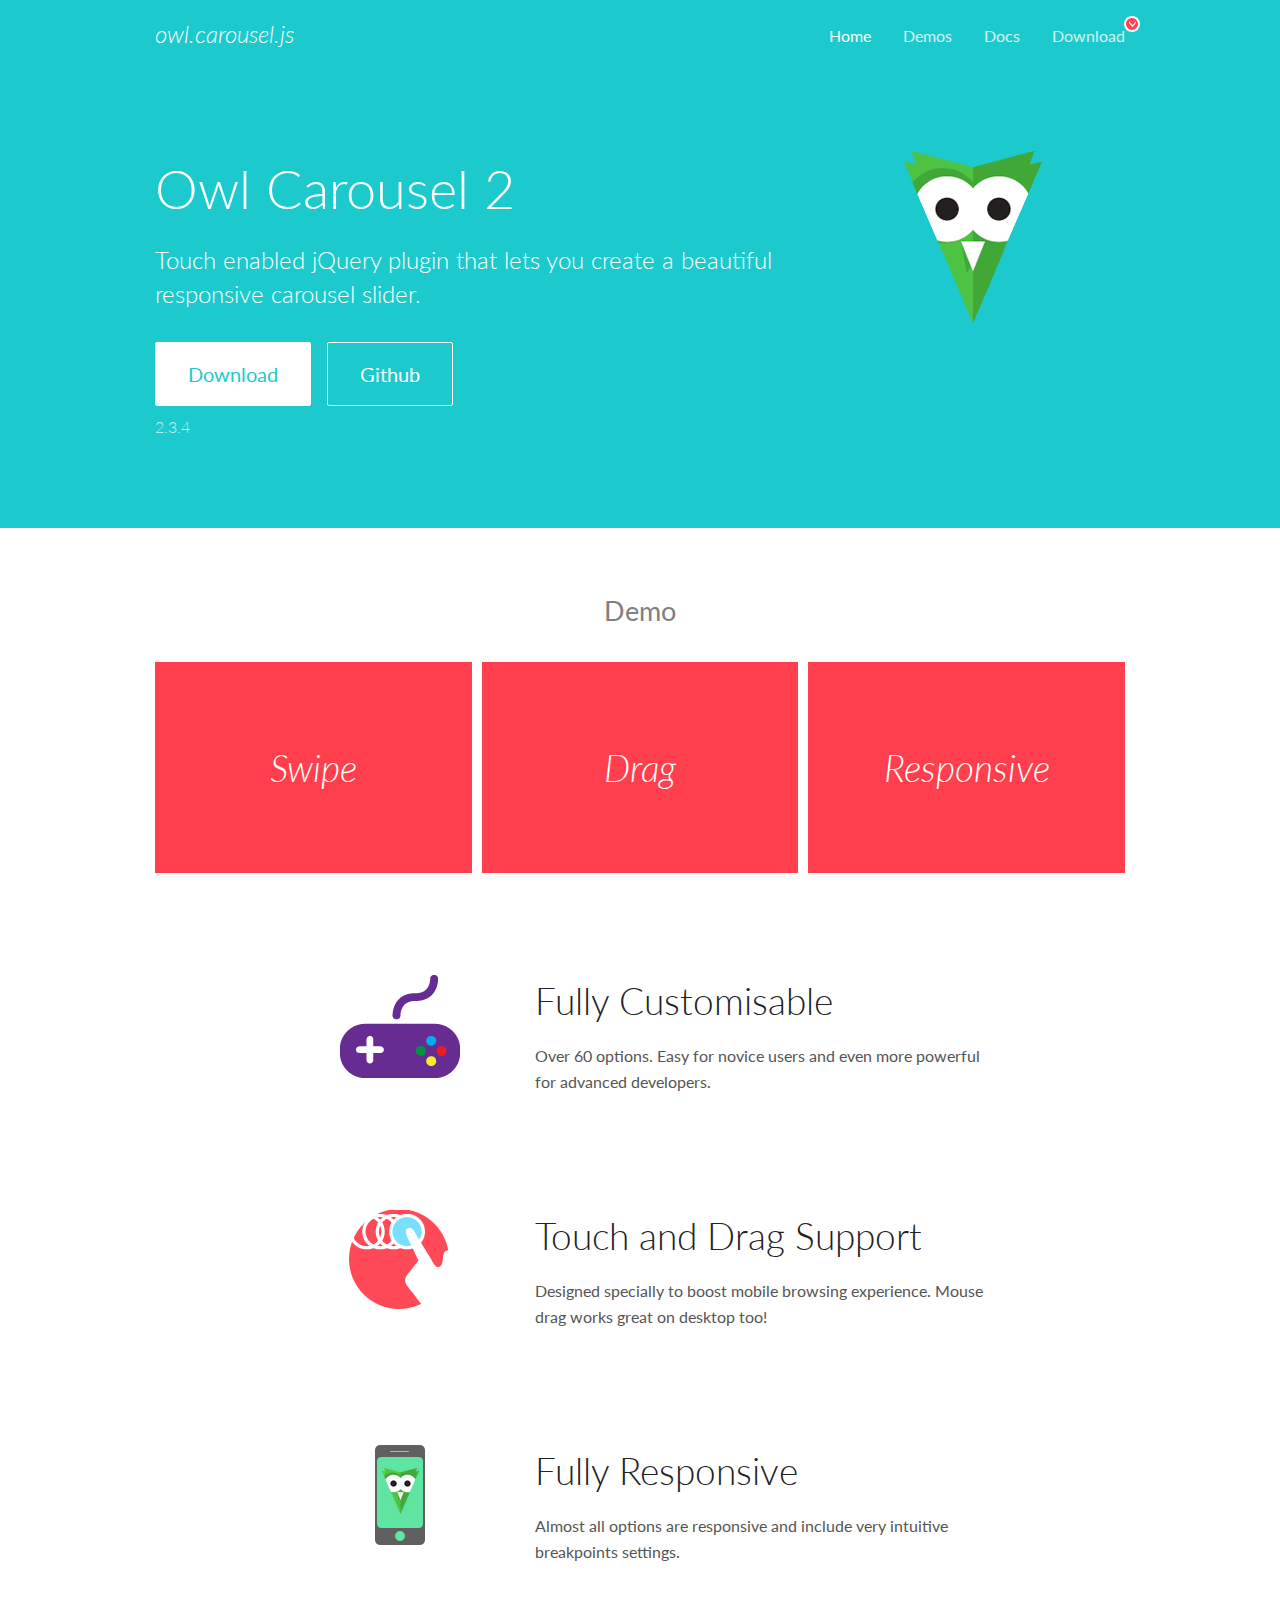
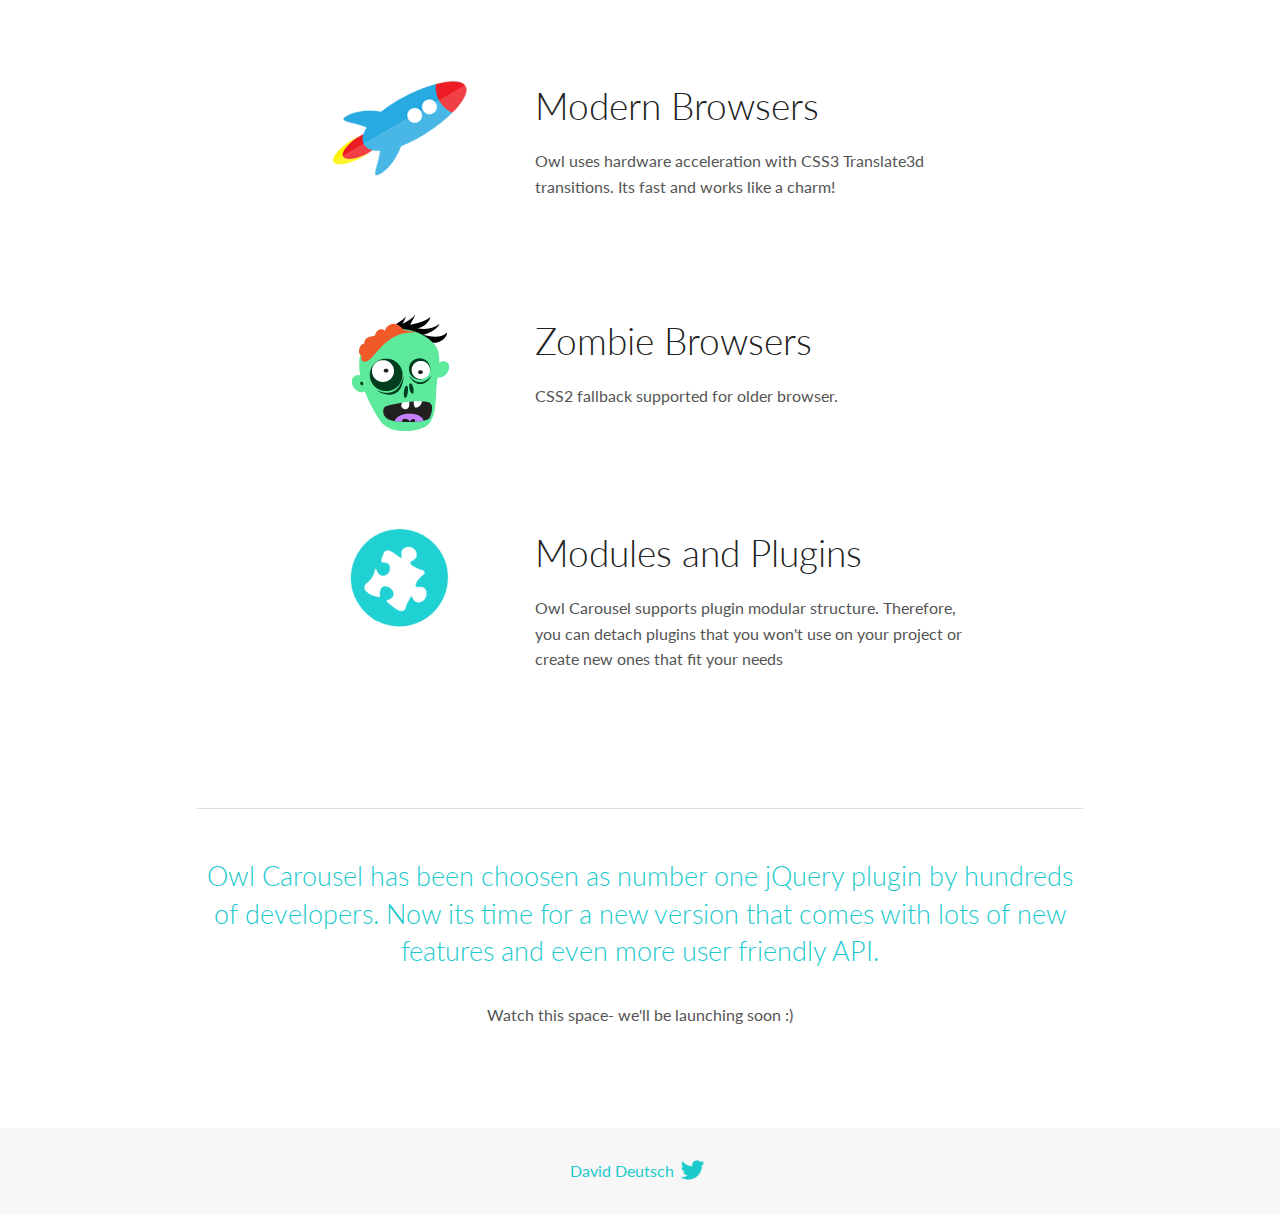
<file: libs/OwlCarousel2-2.3.4/docs/index.html>
<!DOCTYPE html>
<html lang="en">
  <head>

    <!-- head -->
    <meta charset="utf-8">
    <meta name="msapplication-tap-highlight" content="no" />
    <meta name="viewport" content="width=device-width, initial-scale=1.0" />
    <meta name="description" content="Touch enabled jQuery plugin that lets you create beautiful responsive carousel slider.">
    <meta name="author" content="David Deutsch">
    <title>
      Home | Owl Carousel | 2.3.4
    </title>

    <!-- Stylesheets -->
    <link href='https://fonts.googleapis.com/css?family=Lato:300,400,700,400italic,300italic' rel='stylesheet' type='text/css'>
    <link rel="stylesheet" href="assets/css/docs.theme.min.css">

    <!-- Owl Stylesheets -->
    <link rel="stylesheet" href="assets/owlcarousel/assets/owl.carousel.min.css">
    <link rel="stylesheet" href="assets/owlcarousel/assets/owl.theme.default.min.css">

    <!-- HTML5 shim and Respond.js IE8 support of HTML5 elements and media queries -->

    <!--[if lt IE 9]>
      <script src="https://oss.maxcdn.com/libs/html5shiv/3.7.0/html5shiv.js"></script>
      <script src="https://oss.maxcdn.com/libs/respond.js/1.3.0/respond.min.js"></script>
    <![endif]-->

    <!-- Favicons -->
    <link rel="apple-touch-icon-precomposed" sizes="144x144" href="assets/ico/apple-touch-icon-144-precomposed.png">
    <link rel="shortcut icon" href="assets/ico/favicon.png">
    <link rel="shortcut icon" href="favicon.ico">

    <!-- Yeah i know js should not be in header. Its required for demos.-->

    <!-- javascript -->
    <script src="assets/vendors/jquery.min.js"></script>
    <script src="assets/owlcarousel/owl.carousel.js"></script>
  </head>
  <body>

    <!-- header -->
    <header class="header">
      <div class="row">
        <div class="large-12 columns">
          <div class="brand left">
            <h3>
              <a href="/OwlCarousel2/">owl.carousel.js</a> 
            </h3>
          </div>
          <a id="toggle-nav" class="right">
            <span></span> <span></span> <span></span> 
          </a> 
          <div class="nav-bar">
            <ul class="clearfix">
              <li class="active">
                <a href="/OwlCarousel2/index.html">Home</a> 
              </li>
              <li> <a href="/OwlCarousel2/demos/demos.html">Demos</a>  </li>
              <li> <a href="/OwlCarousel2/docs/started-welcome.html">Docs</a>  </li>
              <li>
                <a href="https://github.com/OwlCarousel2/OwlCarousel2/archive/2.3.4.zip">Download</a> 
                <span class="download"></span> 
              </li>
            </ul>
          </div>
        </div>
      </div>
    </header>

    <!-- home panel -->
    <section id="hero">
      <div class="row">
        <div class="large-8 medium-8 columns">
          <h1>Owl Carousel 2</h1>
          <h4>Touch enabled jQuery plugin that lets you create a beautiful responsive carousel slider.</h4>
          <a href="https://github.com/OwlCarousel2/OwlCarousel2/archive/2.3.4.zip" class="hero-button">Download</a> 
          <a href="https://github.com/OwlCarousel2/OwlCarousel2" class="hero-button outline">Github</a> 
          <p>2.3.4</p>
        </div>
        <div class="large-4 medium-4 columns">
          <img class="owl-logo" src="assets/img/owl-logo.png" alt="mr. Owl">
        </div>
      </div>
    </section>

    <!-- body -->
    <div class="home-demo">
      <div class="row">
        <div class="large-12 columns">
          <h3>Demo</h3>
          <div class="owl-carousel">
            <div class="item">
              <h2>Swipe</h2>
            </div>
            <div class="item">
              <h2>Drag</h2>
            </div>
            <div class="item">
              <h2>Responsive</h2>
            </div>
            <div class="item">
              <h2>CSS3</h2>
            </div>
            <div class="item">
              <h2>Fast</h2>
            </div>
            <div class="item">
              <h2>Easy</h2>
            </div>
            <div class="item">
              <h2>Free</h2>
            </div>
            <div class="item">
              <h2>Upgradable</h2>
            </div>
            <div class="item">
              <h2>Tons of options</h2>
            </div>
            <div class="item">
              <h2>Infinity</h2>
            </div>
            <div class="item">
              <h2>Auto Width</h2>
            </div>
          </div>
        </div>
      </div>
    </div>
    <script>
      var owl = $('.owl-carousel');
      owl.owlCarousel({
        margin: 10,
        loop: true,
        responsive: {
          0: {
            items: 1
          },
          600: {
            items: 2
          },
          1000: {
            items: 3
          }
        }
      })
    </script>

    <!-- features -->
    <div id="features">
      <div class="row">
        <div class="small-12 medium-9 small-centered columns">
          <section class="row feature">
            <div class="medium-4 small-12 columns">
              <img src="assets/img/feature-options.png" alt="">
            </div>
            <div class="medium-8 small-12 columns">
              <h2>Fully Customisable</h2>
              <p>Over 60 options. Easy for novice users and even more powerful for advanced developers.</p>
            </div>
          </section>
          <section class="row feature">
            <div class="medium-4 small-12 columns">
              <img src="assets/img/feature-drag.png" alt="">
            </div>
            <div class="medium-8 small-12 columns">
              <h2>Touch and Drag Support</h2>
              <p>Designed specially to boost mobile browsing experience. Mouse drag works great on desktop too!</p>
            </div>
          </section>
          <section class="row feature">
            <div class="medium-4 small-12 columns">
              <img src="assets/img/feature-responsive.png" alt="">
            </div>
            <div class="medium-8 small-12 columns">
              <h2>Fully Responsive</h2>
              <p>Almost all options are responsive and include very intuitive breakpoints settings.</p>
            </div>
          </section>
          <section class="row feature">
            <div class="medium-4 small-12 columns">
              <img src="assets/img/feature-modern.png" alt="">
            </div>
            <div class="medium-8 small-12 columns">
              <h2>Modern Browsers</h2>
              <p>Owl uses hardware acceleration with CSS3 Translate3d transitions. Its fast and works like a charm! </p>
            </div>
          </section>
          <section class="row feature">
            <div class="medium-4 small-12 columns">
              <img src="assets/img/feature-zombie.png" alt="">
            </div>
            <div class="medium-8 small-12 columns">
              <h2>Zombie Browsers</h2>
              <p>CSS2 fallback supported for older browser.</p>
            </div>
          </section>
          <section class="row feature">
            <div class="medium-4 small-12 columns">
              <img src="assets/img/feature-module.png" alt="">
            </div>
            <div class="medium-8 small-12 columns">
              <h2>Modules and Plugins</h2>
              <p>Owl Carousel supports plugin modular structure. Therefore, you can detach plugins that you won&#x27;t use on your project or create new ones that fit your needs</p>
            </div>
          </section>
        </div>
      </div>
    </div>

    <!-- footer -->
    <section id="teaser-text">
      <div class="row">
        <div class="small-12 medium-11 small-centered columns">
          <hr>
          <h3 id="owl-carousel-has-been-choosen-as-number-one-jquery-plugin-by-hundreds-of-developers-now-its-time-for-a-new-version-that-comes-with-lots-of-new-features-and-even-more-user-friendly-api-">Owl Carousel has been choosen as number one jQuery plugin by hundreds of developers. Now its time for a new version that comes with lots of new features and even more user friendly API.</h3>
          <p>Watch this space- we&#39;ll be launching soon :)</p>
        </div>
      </div>
    </section>

    <!-- footer -->
    <footer class="footer">
      <div class="row">
        <div class="large-12 columns">
          <h5>
            <a href="/OwlCarousel2/docs/support-contact.html">David Deutsch</a> 
            <a id="custom-tweet-button" href="https://twitter.com/share?url=https://github.com/OwlCarousel2/OwlCarousel2&text=Owl Carousel - This is so awesome! " target="_blank"></a> 
          </h5>
        </div>
      </div>
    </footer>

    <!-- vendors -->
    <script src="assets/vendors/highlight.js"></script>
    <script src="assets/js/app.js"></script>
  </body>
</html>
</file>
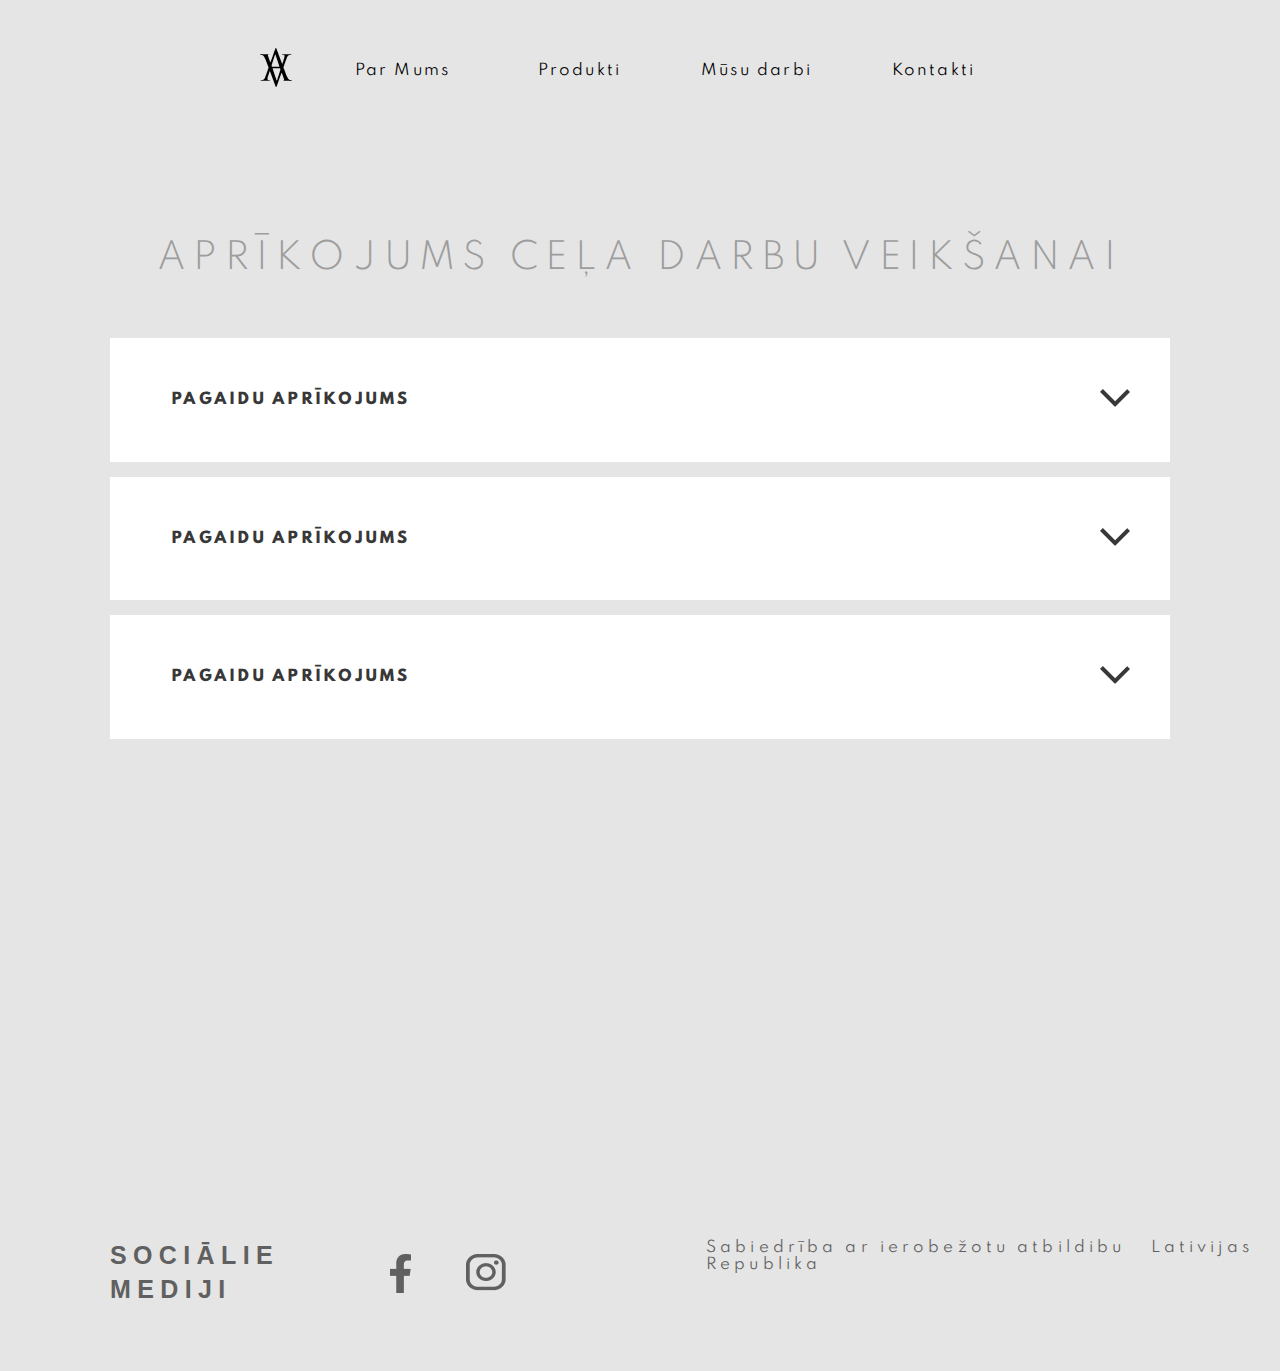
<file: product.html>
<!DOCTYPE html>
<html lang="en">
<head>
    <meta charset="UTF-8">
    <meta name="viewport" content="initial-scale=1.0, width=device-width">
    <meta name="viewport" content="width=device-width, initial-scale=1, user-scalable=0">
    <meta http-equiv="X-UA-Compatible" content="ie=edge">
    <link rel="stylesheet" href="css/style.css">
    <link rel="stylesheet" href="libs/slick-1.8.1/slick/slick.css">
    <title>Produkt</title>
</head>
<body>
<header>
    <div class="header__inner">
        <div class="header__item" id="logo">
            <a href="index.html" class="header__logo">
                <img src="img/logo.png" alt="" class="header__logo-img">
            </a>
        </div>
        <div class="dropdown">
            <button class="dropbtn"><img class="menu__img" src="img/menu.png" alt=""></button>
            <div class="dropdown-content">

                <a href="index.html">Par Mums</a>
                <a href="products.html">Produkti</a>
                <a href="#">Mūsu darbi</a>
                <a href="#">Kontakti</a>

            </div>
        </div>
        <div class="header__item">
            <a href="#" class="header__we">
                <div class="text">
                    Par Mums
                </div>
            </a>
        </div>
        <div class="header__item">
            <a href="products.html" class="header__products active-link">
                <div class="text">
                    Produkti
                </div>
            </a>
        </div>
        <div class="header__item">
            <a href="#" class="header__projects">
                <div class="text">
                    Mūsu darbi
                </div>
            </a>
        </div>
        <div class="header__item">
            <a href="#" class="header__contacts">
                <div class="text">
                    Kontakti
                </div>
            </a>
        </div>
    </div>
</header>
<section>
    <div class="product__title">
        APRĪKOJUMS CEĻA DARBU VEIKŠANAI
    </div>
    <div class="product__types">
        <div class="types__item">
            <div class="click">
            <div class="types__item-title">
                Pagaidu aprīkojums
            </div>
            <div class="types__item-img">
                <img src="img/product-img.png" alt="">

            </div>
            <div class="types__item-inner">
                <div class="inner__item">
                    <div class="inner__item-img">
                        <img src="img/product.png" alt="">
                    </div>
                    <div class="inner__item-title">
                        Baterija signāllukturim,

                        6V 7Ah
                    </div>
                    <div class="inner__item-png">
                        <img src="img/slider-png.png" alt="">
                    </div>
                    <div class="inner__item-price">
                        1,70€
                    </div>
                </div>
                <div class="inner__item">
                    <div class="inner__item-img">
                        <img src="img/product.png" alt="">
                    </div>
                    <div class="inner__item-title">
                        Baterija signāllukturim,

                        6V 7Ah
                    </div>
                    <div class="inner__item-png">
                        <img src="img/slider-png.png" alt="">
                    </div>
                    <div class="inner__item-price">
                        1,70€
                    </div>
                </div>
                <div class="inner__item">
                    <div class="inner__item-img">
                        <img src="img/product.png" alt="">
                    </div>
                    <div class="inner__item-title">
                        Baterija signāllukturim,

                        6V 7Ah
                    </div>
                    <div class="inner__item-png">
                        <img src="img/slider-png.png" alt="">
                    </div>
                    <div class="inner__item-price">
                        1,70€
                    </div>
                </div>
                <div class="inner__item">
                    <div class="inner__item-img">
                        <img src="img/product.png" alt="">
                    </div>
                    <div class="inner__item-title">
                        Baterija signāllukturim,

                        6V 7Ah
                    </div>
                    <div class="inner__item-png">
                        <img src="img/slider-png.png" alt="">
                    </div>
                    <div class="inner__item-price">
                        1,70€
                    </div>
                </div>
                <div class="inner__item">
                    <div class="inner__item-img">
                        <img src="img/product.png" alt="">
                    </div>
                    <div class="inner__item-title">
                        Baterija signāllukturim,

                        6V 7Ah
                    </div>
                    <div class="inner__item-png">
                        <img src="img/slider-png.png" alt="">
                    </div>
                    <div class="inner__item-price">
                        1,70€
                    </div>
                </div>
                <div class="inner__item">
                    <div class="inner__item-img">
                        <img src="img/product.png" alt="">
                    </div>
                    <div class="inner__item-title">
                        Baterija signāllukturim,

                        6V 7Ah
                    </div>
                    <div class="inner__item-png">
                        <img src="img/slider-png.png" alt="">
                    </div>
                    <div class="inner__item-price">
                        1,70€
                    </div>
                </div>
            </div>
            </div>
        </div>
        <div class="types__item">
            <div class="click">
                <div class="types__item-title">
                    Pagaidu aprīkojums
                </div>
                <div class="types__item-img">
                    <img src="img/product-img.png" alt="">
                </div>

            <div class="types__item-inner">
                <div class="inner__item">
                    <div class="inner__item-img">
                        <img src="img/product.png" alt="">
                    </div>
                    <div class="inner__item-title">
                        Baterija signāllukturim,

                        6V 7Ah
                    </div>
                    <div class="inner__item-png">
                        <img src="img/slider-png.png" alt="">
                    </div>
                    <div class="inner__item-price">
                        1,70€
                    </div>
                </div>
                <div class="inner__item">
                    <div class="inner__item-img">
                        <img src="img/product.png" alt="">
                    </div>
                    <div class="inner__item-title">
                        Baterija signāllukturim,

                        6V 7Ah
                    </div>
                    <div class="inner__item-png">
                        <img src="img/slider-png.png" alt="">
                    </div>
                    <div class="inner__item-price">
                        1,70€
                    </div>
                </div>
                <div class="inner__item">
                    <div class="inner__item-img">
                        <img src="img/product.png" alt="">
                    </div>
                    <div class="inner__item-title">
                        Baterija signāllukturim,

                        6V 7Ah
                    </div>
                    <div class="inner__item-png">
                        <img src="img/slider-png.png" alt="">
                    </div>
                    <div class="inner__item-price">
                        1,70€
                    </div>
                </div>
                <div class="inner__item">
                    <div class="inner__item-img">
                        <img src="img/product.png" alt="">
                    </div>
                    <div class="inner__item-title">
                        Baterija signāllukturim,

                        6V 7Ah
                    </div>
                    <div class="inner__item-png">
                        <img src="img/slider-png.png" alt="">
                    </div>
                    <div class="inner__item-price">
                        1,70€
                    </div>
                </div>
                <div class="inner__item">
                    <div class="inner__item-img">
                        <img src="img/product.png" alt="">
                    </div>
                    <div class="inner__item-title">
                        Baterija signāllukturim,

                        6V 7Ah
                    </div>
                    <div class="inner__item-png">
                        <img src="img/slider-png.png" alt="">
                    </div>
                    <div class="inner__item-price">
                        1,70€
                    </div>
                </div>
                <div class="inner__item">
                    <div class="inner__item-img">
                        <img src="img/product.png" alt="">
                    </div>
                    <div class="inner__item-title">
                        Baterija signāllukturim,

                        6V 7Ah
                    </div>
                    <div class="inner__item-png">
                        <img src="img/slider-png.png" alt="">
                    </div>
                    <div class="inner__item-price">
                        1,70€
                    </div>
                </div>
            </div>
            </div>
        </div>
        <div class="types__item">
            <div class="click">
                <div class="types__item-title">
                    Pagaidu aprīkojums
                </div>
                <div class="types__item-img">
                    <img src="img/product-img.png" alt="">
                </div>

            <div class="types__item-inner">
                <div class="inner__item">
                    <div class="inner__item-img">
                        <img src="img/product.png" alt="">
                    </div>
                    <div class="inner__item-title">
                        Baterija signāllukturim,

                        6V 7Ah
                    </div>
                    <div class="inner__item-png">
                        <img src="img/slider-png.png" alt="">
                    </div>
                    <div class="inner__item-price">
                        1,70€
                    </div>
                </div>
                <div class="inner__item">
                    <div class="inner__item-img">
                        <img src="img/product.png" alt="">
                    </div>
                    <div class="inner__item-title">
                        Baterija signāllukturim,

                        6V 7Ah
                    </div>
                    <div class="inner__item-png">
                        <img src="img/slider-png.png" alt="">
                    </div>
                    <div class="inner__item-price">
                        1,70€
                    </div>
                </div>
                <div class="inner__item">
                    <div class="inner__item-img">
                        <img src="img/product.png" alt="">
                    </div>
                    <div class="inner__item-title">
                        Baterija signāllukturim,

                        6V 7Ah
                    </div>
                    <div class="inner__item-png">
                        <img src="img/slider-png.png" alt="">
                    </div>
                    <div class="inner__item-price">
                        1,70€
                    </div>
                </div>
                <div class="inner__item">
                    <div class="inner__item-img">
                        <img src="img/product.png" alt="">
                    </div>
                    <div class="inner__item-title">
                        Baterija signāllukturim,

                        6V 7Ah
                    </div>
                    <div class="inner__item-png">
                        <img src="img/slider-png.png" alt="">
                    </div>
                    <div class="inner__item-price">
                        1,70€
                    </div>
                </div>
                <div class="inner__item">
                    <div class="inner__item-img">
                        <img src="img/product.png" alt="">
                    </div>
                    <div class="inner__item-title">
                        Baterija signāllukturim,

                        6V 7Ah
                    </div>
                    <div class="inner__item-png">
                        <img src="img/slider-png.png" alt="">
                    </div>
                    <div class="inner__item-price">
                        1,70€
                    </div>
                </div>
                <div class="inner__item">
                    <div class="inner__item-img">
                        <img src="img/product.png" alt="">
                    </div>
                    <div class="inner__item-title">
                        Baterija signāllukturim,

                        6V 7Ah
                    </div>
                    <div class="inner__item-png">
                        <img src="img/slider-png.png" alt="">
                    </div>
                    <div class="inner__item-price">
                        1,70€
                    </div>
                </div>
            </div>
        </div>
        </div>
    </div>
</section>
<footer>
    <div class="footer">
        <div class="footer__media">
            <div class="footer__media-title">
                sociālie mediji
            </div>
            <div class="footer__media-facebook">
                <img src="img/facebook.png" alt="">
            </div>
            <div class="footer__media-inst">
                <img src="img/insta.png" alt="">
            </div>
        </div>
        <div class="footer__text">
            Sabiedrība ar ierobežotu atbildibu  Lativijas Republika
        </div>
    </div>
</footer>
<script src="libs/jquery/jquery.js"></script>
<script src="libs/slick-1.8.1/slick/slick.js"></script>
<script src="js/main.js"></script>
</body>
</html>
</file>
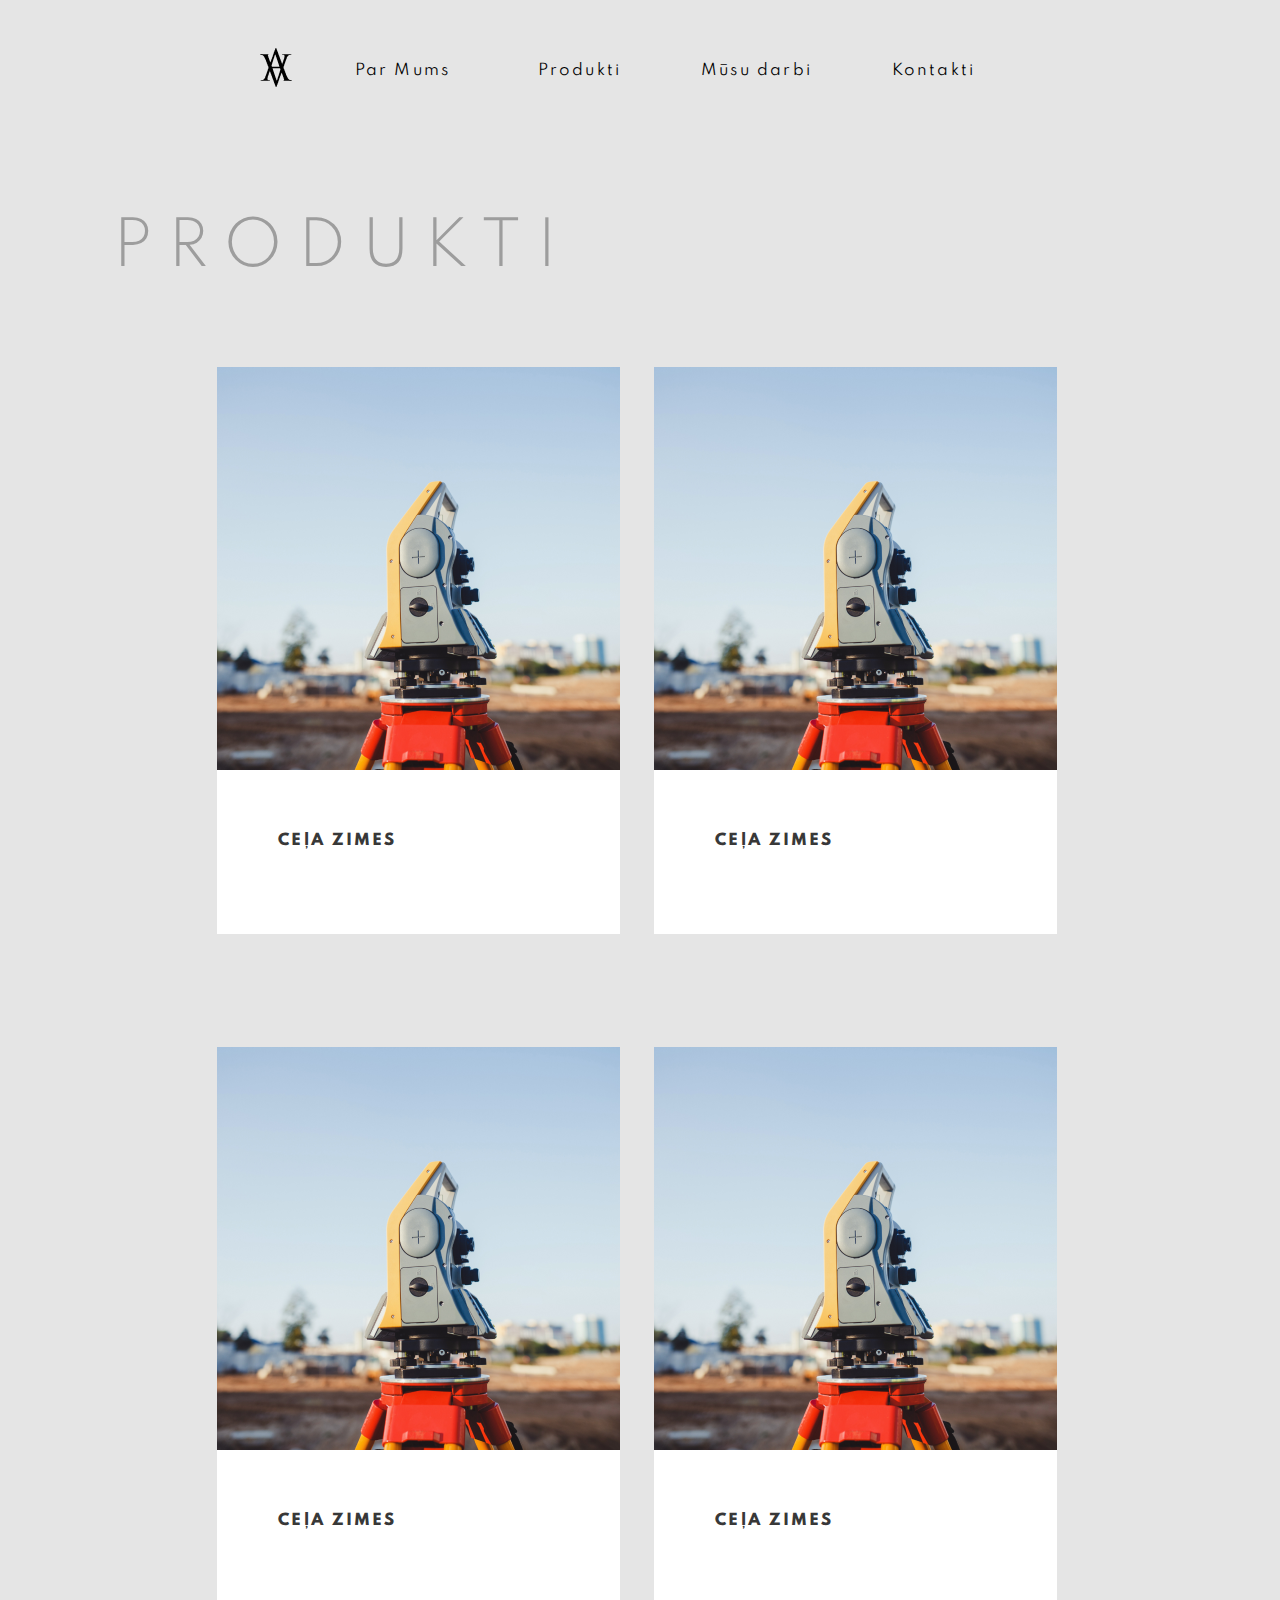
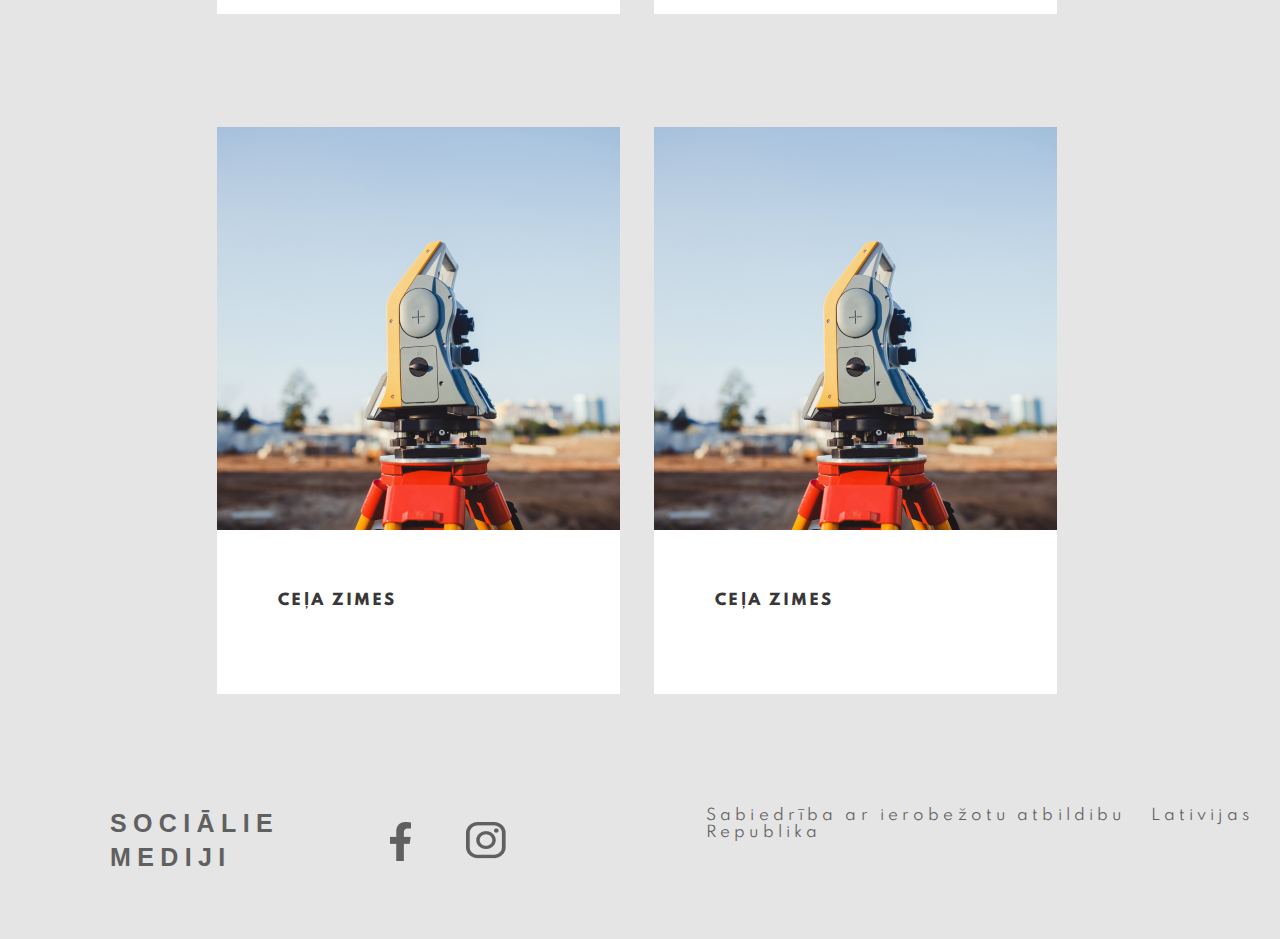
<file: products.html>
<!DOCTYPE html>
<html lang="en">
<head>
    <meta charset="UTF-8">
    <meta name="viewport" content="initial-scale=1.0, width=device-width">
    <meta name="viewport" content="width=device-width, initial-scale=1, user-scalable=0">
    <meta http-equiv="X-UA-Compatible" content="ie=edge">
    <link rel="stylesheet" href="css/style.css">
    <link rel="stylesheet" href="libs/slick-1.8.1/slick/slick.css">
    <title>Produkti</title>
</head>
<body>
<header>
    <div class="header__inner">
        <div class="header__item" id="logo">
            <a href="index.html" class="header__logo">
                <img src="img/logo.png" alt="" class="header__logo-img">
            </a>
        </div>
        <div class="dropdown">
            <button class="dropbtn"><img class="menu__img" src="img/menu.png" alt=""></button>
            <div class="dropdown-content">

                <a href="index.html">Par Mums</a>
                <a href="products.html">Produkti</a>
                <a href="#">Mūsu darbi</a>
                <a href="#">Kontakti</a>

            </div>
        </div>
        <div class="header__item">
            <a href="#" class="header__we">
                <div class="text">
                    Par Mums
                </div>
            </a>
        </div>
        <div class="header__item">
            <a href="products.html" class="header__products active-link">
                <div class="text">
                    Produkti
                </div>
            </a>
        </div>
        <div class="header__item">
            <a href="#" class="header__projects">
                <div class="text">
                    Mūsu darbi
                </div>
            </a>
        </div>
        <div class="header__item">
            <a href="#" class="header__contacts">
                <div class="text">
                    Kontakti
                </div>
            </a>
        </div>
    </div>
</header>
<section>
    <div class="products">
        <div class="products__title">
            PRODUKTI
        </div>
        <div class="products__items">
            <div class="products__item">
                <a href="product.html">
                <div class="products__item-img">
                    <img src="img/products-img1.png" alt="">
                </div>
                <div class="products__item-title">
                    CEļA ZIMES
                </div>
                </a>
            </div>
            <div class="products__item">
                <a href="product.html">
                <div class="products__item-img">
                    <img src="img/products-img1.png" alt="">
                </div>
                <div class="products__item-title">
                    CEļA ZIMES
                </div>
                </a>
            </div>
            <div class="products__item">
                <a href="product.html">
                <div class="products__item-img">
                    <img src="img/products-img1.png" alt="">
                </div>
                <div class="products__item-title">
                    CEļA ZIMES
                </div>
                </a>
            </div>
            <div class="products__item">
                <a href="product.html">
                <div class="products__item-img">
                    <img src="img/products-img1.png" alt="">
                </div>
                <div class="products__item-title">
                    CEļA ZIMES
                </div>
                </a>
            </div>
            <div class="products__item">
                <a href="product.html">
                <div class="products__item-img">
                    <img src="img/products-img1.png" alt="">
                </div>
                <div class="products__item-title">
                    CEļA ZIMES
                </div>
                </a>
            </div>
            <div class="products__item">
                <a href="product.html">
                <div class="products__item-img">
                    <img src="img/products-img1.png" alt="">
                </div>
                <div class="products__item-title">
                    CEļA ZIMES
                </div>
                </a>
            </div>

        </div>
    </div>
</section>
<footer>
    <div class="footer">
        <div class="footer__media">
            <div class="footer__media-title">
                sociālie mediji
            </div>
            <div class="footer__media-facebook">
                <img src="img/facebook.png" alt="">
            </div>
            <div class="footer__media-inst">
                <img src="img/insta.png" alt="">
            </div>
        </div>
        <div class="footer__text">
            Sabiedrība ar ierobežotu atbildibu  Lativijas Republika
        </div>
    </div>
</footer>

<script src="libs/jquery/jquery.js"></script>
<script src="libs/slick-1.8.1/slick/slick.js"></script>
<script src="js/main.js"></script>
</body>
</html>
</file>
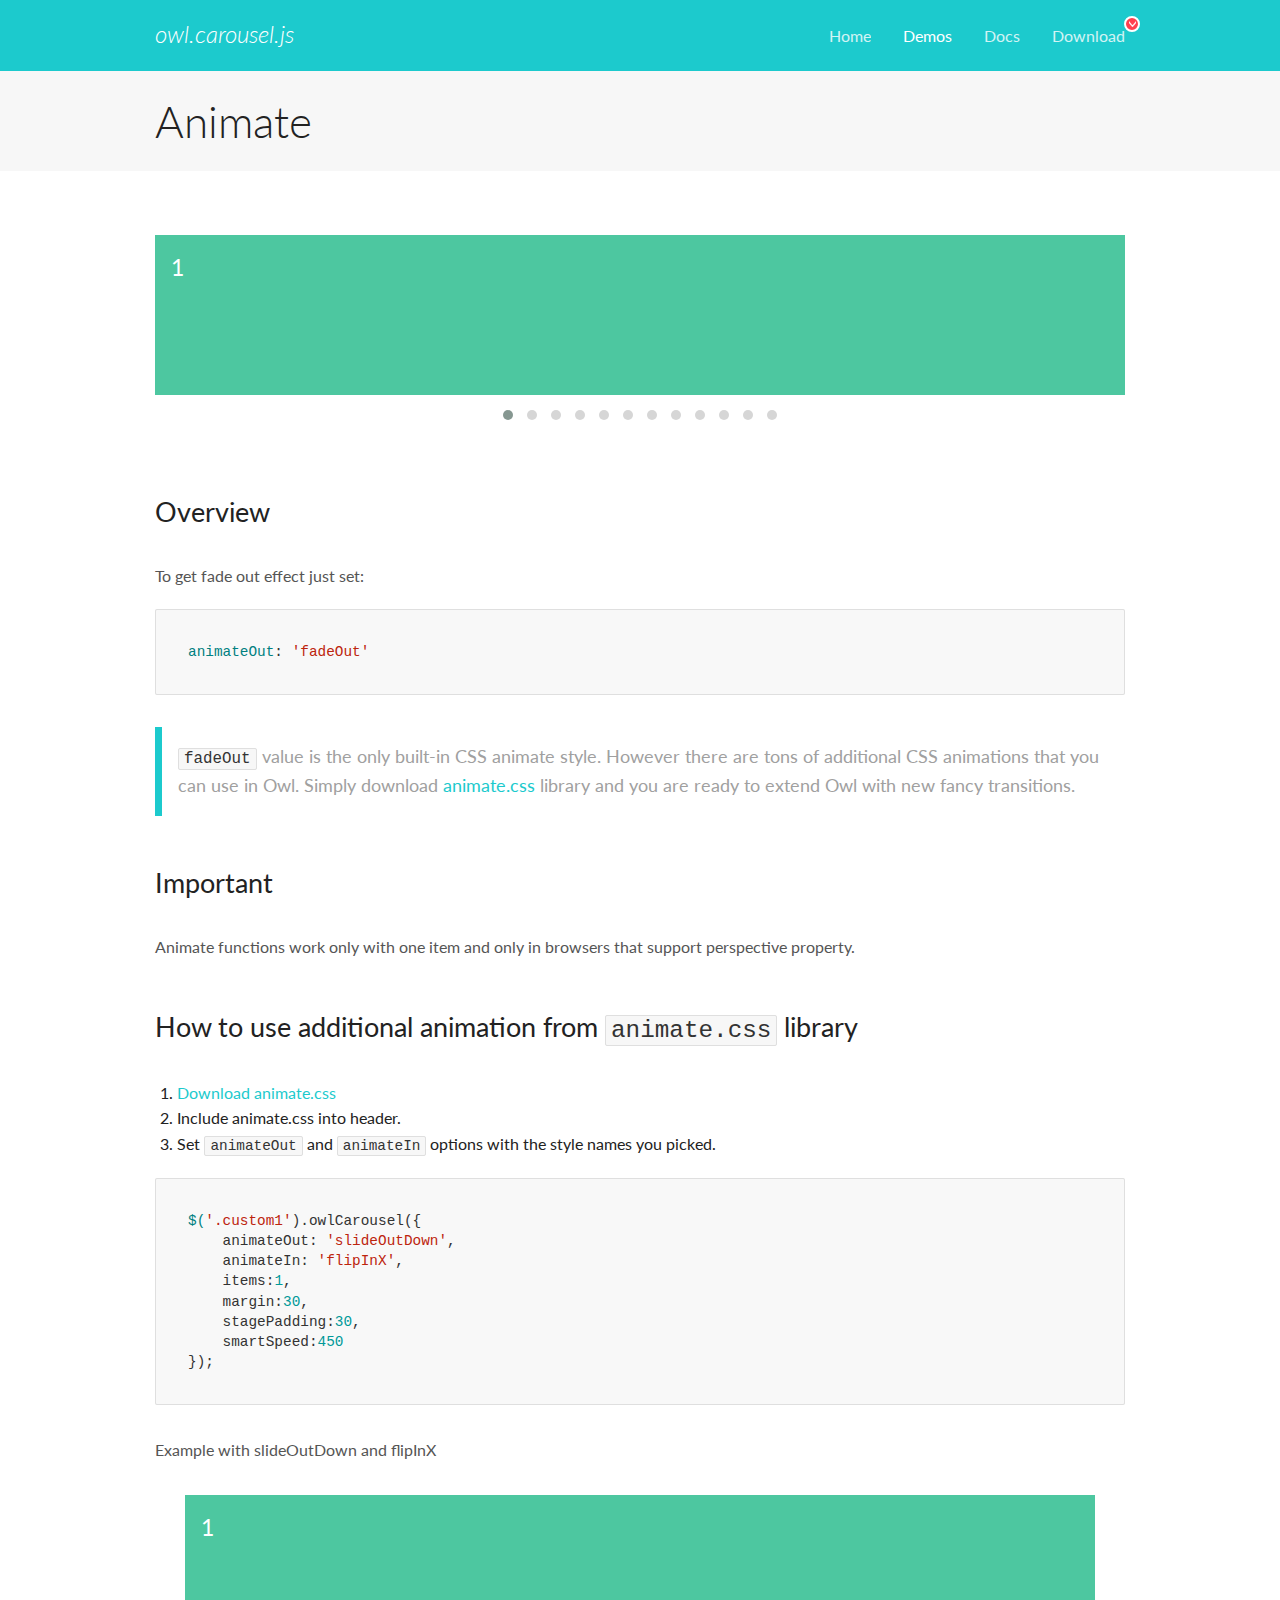
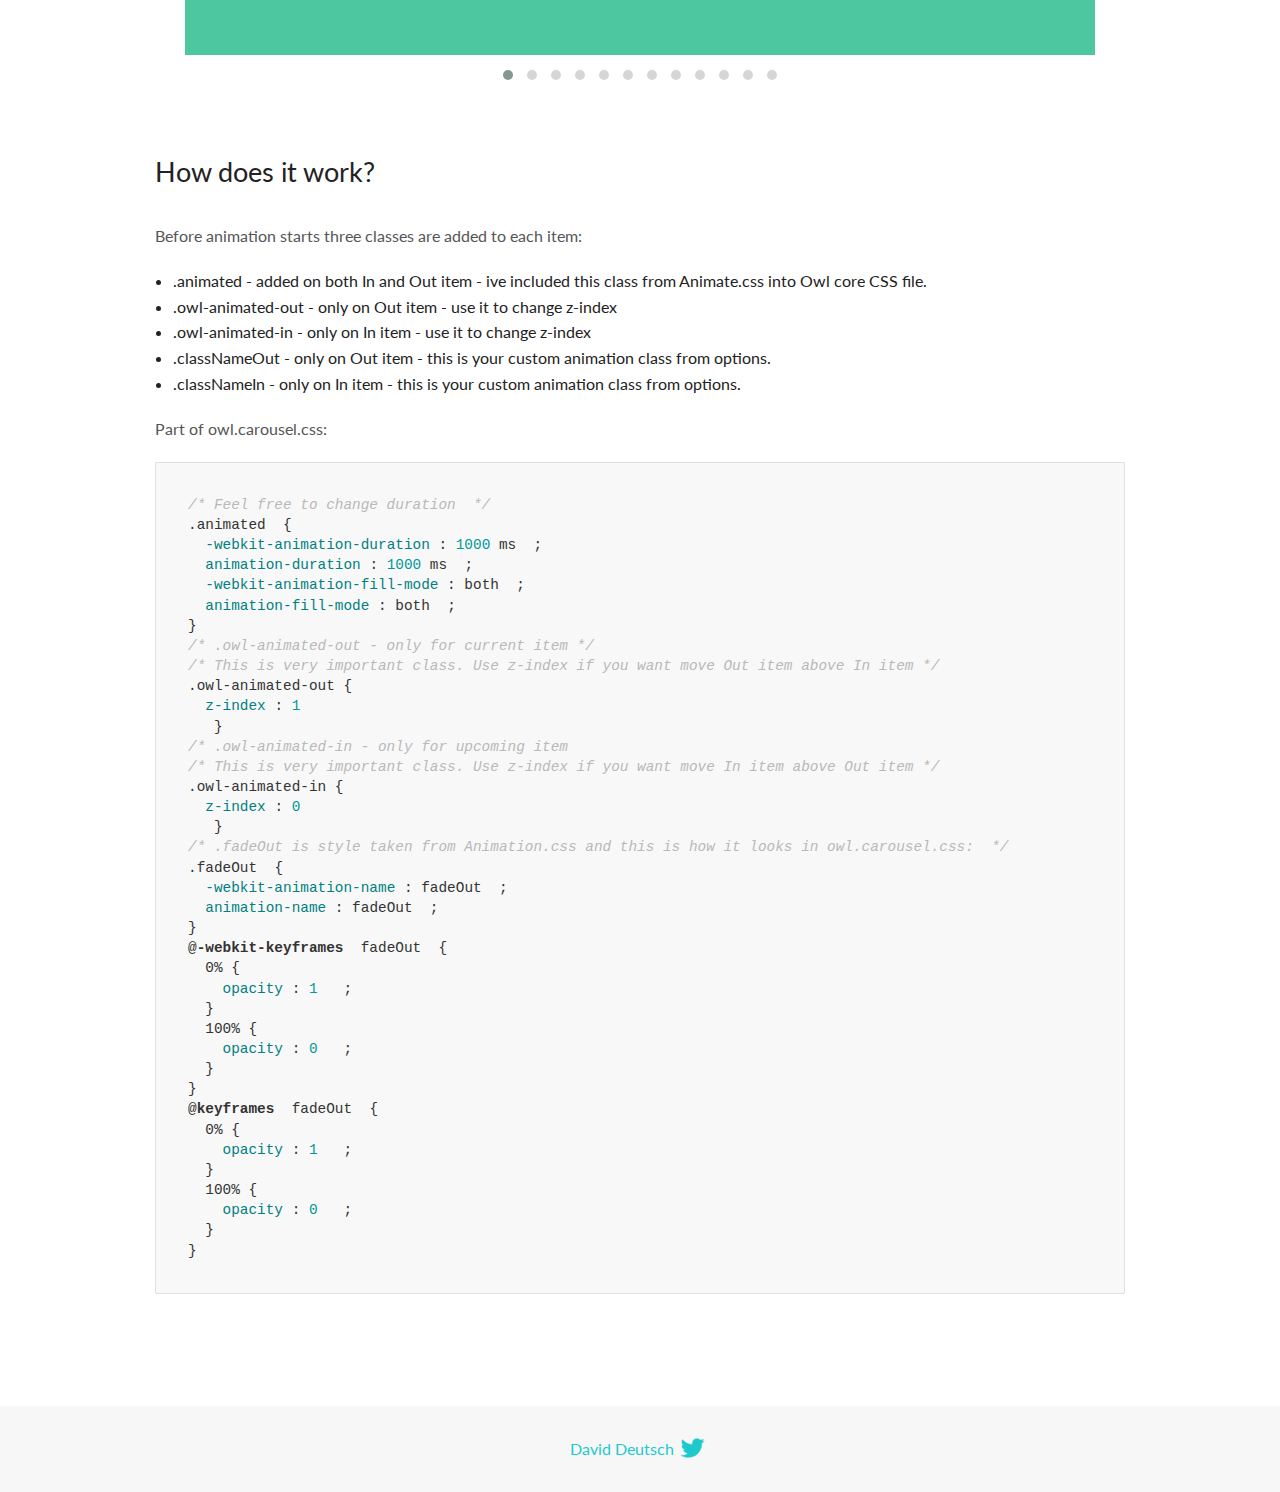
<file: libs/OwlCarousel2-2.3.4/docs/demos/animate.html>
<!DOCTYPE html>
<html lang="en">
  <head>

    <!-- head -->
    <meta charset="utf-8">
    <meta name="msapplication-tap-highlight" content="no" />
    <meta name="viewport" content="width=device-width, initial-scale=1.0" />
    <meta name="description" content="Animate carousel">
    <meta name="author" content="David Deutsch">
    <title>
      Animate Demo | Owl Carousel | 2.3.4
    </title>

    <!-- Stylesheets -->
    <link href='https://fonts.googleapis.com/css?family=Lato:300,400,700,400italic,300italic' rel='stylesheet' type='text/css'>
    <link rel="stylesheet" href="../assets/css/docs.theme.min.css">

    <!-- Owl Stylesheets -->
    <link rel="stylesheet" href="../assets/owlcarousel/assets/owl.carousel.min.css">
    <link rel="stylesheet" href="../assets/owlcarousel/assets/owl.theme.default.min.css">

    <!-- HTML5 shim and Respond.js IE8 support of HTML5 elements and media queries -->

    <!--[if lt IE 9]>
      <script src="https://oss.maxcdn.com/libs/html5shiv/3.7.0/html5shiv.js"></script>
      <script src="https://oss.maxcdn.com/libs/respond.js/1.3.0/respond.min.js"></script>
    <![endif]-->

    <!-- Favicons -->
    <link rel="apple-touch-icon-precomposed" sizes="144x144" href="../assets/ico/apple-touch-icon-144-precomposed.png">
    <link rel="shortcut icon" href="../assets/ico/favicon.png">
    <link rel="shortcut icon" href="favicon.ico">

    <!-- Yeah i know js should not be in header. Its required for demos.-->

    <!-- javascript -->
    <script src="../assets/vendors/jquery.min.js"></script>
    <script src="../assets/owlcarousel/owl.carousel.js"></script>
  </head>
  <body>

    <!-- header -->
    <header class="header">
      <div class="row">
        <div class="large-12 columns">
          <div class="brand left">
            <h3>
              <a href="/OwlCarousel2/">owl.carousel.js</a> 
            </h3>
          </div>
          <a id="toggle-nav" class="right">
            <span></span> <span></span> <span></span> 
          </a> 
          <div class="nav-bar">
            <ul class="clearfix">
              <li> <a href="/OwlCarousel2/index.html">Home</a>  </li>
              <li class="active">
                <a href="/OwlCarousel2/demos/demos.html">Demos</a> 
              </li>
              <li> <a href="/OwlCarousel2/docs/started-welcome.html">Docs</a>  </li>
              <li>
                <a href="https://github.com/OwlCarousel2/OwlCarousel2/archive/2.3.4.zip">Download</a> 
                <span class="download"></span> 
              </li>
            </ul>
          </div>
        </div>
      </div>
    </header>

    <!-- title -->
    <section class="title">
      <div class="row">
        <div class="large-12 columns">
          <h1>Animate</h1>
        </div>
      </div>
    </section>

    <!--  Demos -->
    <section id="demos">
      <div class="row">
        <div class="large-12 columns">
          <div class="fadeOut owl-carousel owl-theme">
            <div class="item">
              <h4>1</h4>
            </div>
            <div class="item">
              <h4>2</h4>
            </div>
            <div class="item">
              <h4>3</h4>
            </div>
            <div class="item">
              <h4>4</h4>
            </div>
            <div class="item">
              <h4>5</h4>
            </div>
            <div class="item">
              <h4>6</h4>
            </div>
            <div class="item">
              <h4>7</h4>
            </div>
            <div class="item">
              <h4>8</h4>
            </div>
            <div class="item">
              <h4>9</h4>
            </div>
            <div class="item">
              <h4>10</h4>
            </div>
            <div class="item">
              <h4>11</h4>
            </div>
            <div class="item">
              <h4>12</h4>
            </div>
          </div>
          <h3 id="overview">Overview</h3>
          <p>To get fade out effect just set:</p>
          <pre><code>animateOut: &#39;fadeOut&#39;</code></pre>
          <blockquote>
            <p><code>fadeOut</code> value is the only built-in CSS animate style. However there are tons of additional CSS animations that you can use in Owl. Simply download
              <a href="https://daneden.github.io/animate.css/">animate.css</a>  library and you are ready to extend Owl with new fancy transitions.</p>
          </blockquote>
          <h3 id="important">Important</h3>
          <p>Animate functions work only with one item and only in browsers that support perspective property.</p>
          <h3 id="how-to-use-additional-animation-from-animate-css-library">How to use additional animation from <code>animate.css</code> library</h3>
          <ol>
            <li> <a href="https://daneden.github.io/animate.css/">Download animate.css</a>  </li>
            <li>Include animate.css into header.</li>
            <li>Set <code>animateOut</code> and <code>animateIn</code> options with the style names you picked.</li>
          </ol>
          <pre><code>$(&#39;.custom1&#39;).owlCarousel({
    animateOut: &#39;slideOutDown&#39;,
    animateIn: &#39;flipInX&#39;,
    items:1,
    margin:30,
    stagePadding:30,
    smartSpeed:450
});</code></pre>
          <p>Example with slideOutDown and flipInX</p>
          <div class="custom1 owl-carousel owl-theme">
            <div class="item">
              <h4>1</h4>
            </div>
            <div class="item">
              <h4>2</h4>
            </div>
            <div class="item">
              <h4>3</h4>
            </div>
            <div class="item">
              <h4>4</h4>
            </div>
            <div class="item">
              <h4>5</h4>
            </div>
            <div class="item">
              <h4>6</h4>
            </div>
            <div class="item">
              <h4>7</h4>
            </div>
            <div class="item">
              <h4>8</h4>
            </div>
            <div class="item">
              <h4>9</h4>
            </div>
            <div class="item">
              <h4>10</h4>
            </div>
            <div class="item">
              <h4>11</h4>
            </div>
            <div class="item">
              <h4>12</h4>
            </div>
          </div>
          <h3 id="how-does-it-work-">How does it work?</h3>
          <p>Before animation starts three classes are added to each item:</p>
          <ul>
            <li>.animated - added on both In and Out item - ive included this class from Animate.css into Owl core CSS file.</li>
            <li>.owl-animated-out - only on Out item - use it to change z-index</li>
            <li>.owl-animated-in - only on In item - use it to change z-index</li>
            <li>.classNameOut - only on Out item - this is your custom animation class from options.</li>
            <li>.classNameIn - only on In item - this is your custom animation class from options.</li>
          </ul>
          <p>Part of owl.carousel.css:</p>
          <pre><code class="language-css"><span class="comment">/* Feel free to change duration  */</span> 
<span class="class">.animated</span>  <span class="rules">{
  <span class="rule"><span class="attribute">-webkit-animation-duration</span> :<span class="value"> <span class="number">1000</span> ms</span> </span> ;
  <span class="rule"><span class="attribute">animation-duration</span> :<span class="value"> <span class="number">1000</span> ms</span> </span> ;
  <span class="rule"><span class="attribute">-webkit-animation-fill-mode</span> :<span class="value"> both</span> </span> ;
  <span class="rule"><span class="attribute">animation-fill-mode</span> :<span class="value"> both</span> </span> ;
<span class="rule">}</span> </span> 
<span class="comment">/* .owl-animated-out - only for current item */</span> 
<span class="comment">/* This is very important class. Use z-index if you want move Out item above In item */</span> 
<span class="class">.owl-animated-out</span> <span class="rules">{
  <span class="rule"><span class="attribute">z-index</span> :<span class="value"> <span class="number">1</span> 
</span> </span> </span> }
<span class="comment">/* .owl-animated-in - only for upcoming item
/* This is very important class. Use z-index if you want move In item above Out item */</span> 
<span class="class">.owl-animated-in</span> <span class="rules">{
  <span class="rule"><span class="attribute">z-index</span> :<span class="value"> <span class="number">0</span> 
</span> </span> </span> }
<span class="comment">/* .fadeOut is style taken from Animation.css and this is how it looks in owl.carousel.css:  */</span> 
<span class="class">.fadeOut</span>  <span class="rules">{
  <span class="rule"><span class="attribute">-webkit-animation-name</span> :<span class="value"> fadeOut</span> </span> ;
  <span class="rule"><span class="attribute">animation-name</span> :<span class="value"> fadeOut</span> </span> ;
<span class="rule">}</span> </span> 
<span class="at_rule">@<span class="keyword">-webkit-keyframes</span>  fadeOut </span> {
  0% <span class="rules">{
    <span class="rule"><span class="attribute">opacity</span> :<span class="value"> <span class="number">1</span> </span> </span> ;
  <span class="rule">}</span> </span> 
  100% <span class="rules">{
    <span class="rule"><span class="attribute">opacity</span> :<span class="value"> <span class="number">0</span> </span> </span> ;
  <span class="rule">}</span> </span> 
}
<span class="at_rule">@<span class="keyword">keyframes</span>  fadeOut </span> {
  0% <span class="rules">{
    <span class="rule"><span class="attribute">opacity</span> :<span class="value"> <span class="number">1</span> </span> </span> ;
  <span class="rule">}</span> </span> 
  100% <span class="rules">{
    <span class="rule"><span class="attribute">opacity</span> :<span class="value"> <span class="number">0</span> </span> </span> ;
  <span class="rule">}</span> </span> 
}</code></pre>
          <link rel="stylesheet" href="../assets/css/animate.css">
          <script>
            jQuery(document).ready(function($) {
              $('.fadeOut').owlCarousel({
                items: 1,
                animateOut: 'fadeOut',
                loop: true,
                margin: 10,
              });
              $('.custom1').owlCarousel({
                animateOut: 'slideOutDown',
                animateIn: 'flipInX',
                items: 1,
                margin: 30,
                stagePadding: 30,
                smartSpeed: 450
              });
            });
          </script>
        </div>
      </div>
    </section>

    <!-- footer -->
    <footer class="footer">
      <div class="row">
        <div class="large-12 columns">
          <h5>
            <a href="/OwlCarousel2/docs/support-contact.html">David Deutsch</a> 
            <a id="custom-tweet-button" href="https://twitter.com/share?url=https://github.com/OwlCarousel2/OwlCarousel2&text=Owl Carousel - This is so awesome! " target="_blank"></a> 
          </h5>
        </div>
      </div>
    </footer>

    <!-- vendors -->
    <script src="../assets/vendors/highlight.js"></script>
    <script src="../assets/js/app.js"></script>
  </body>
</html>
</file>
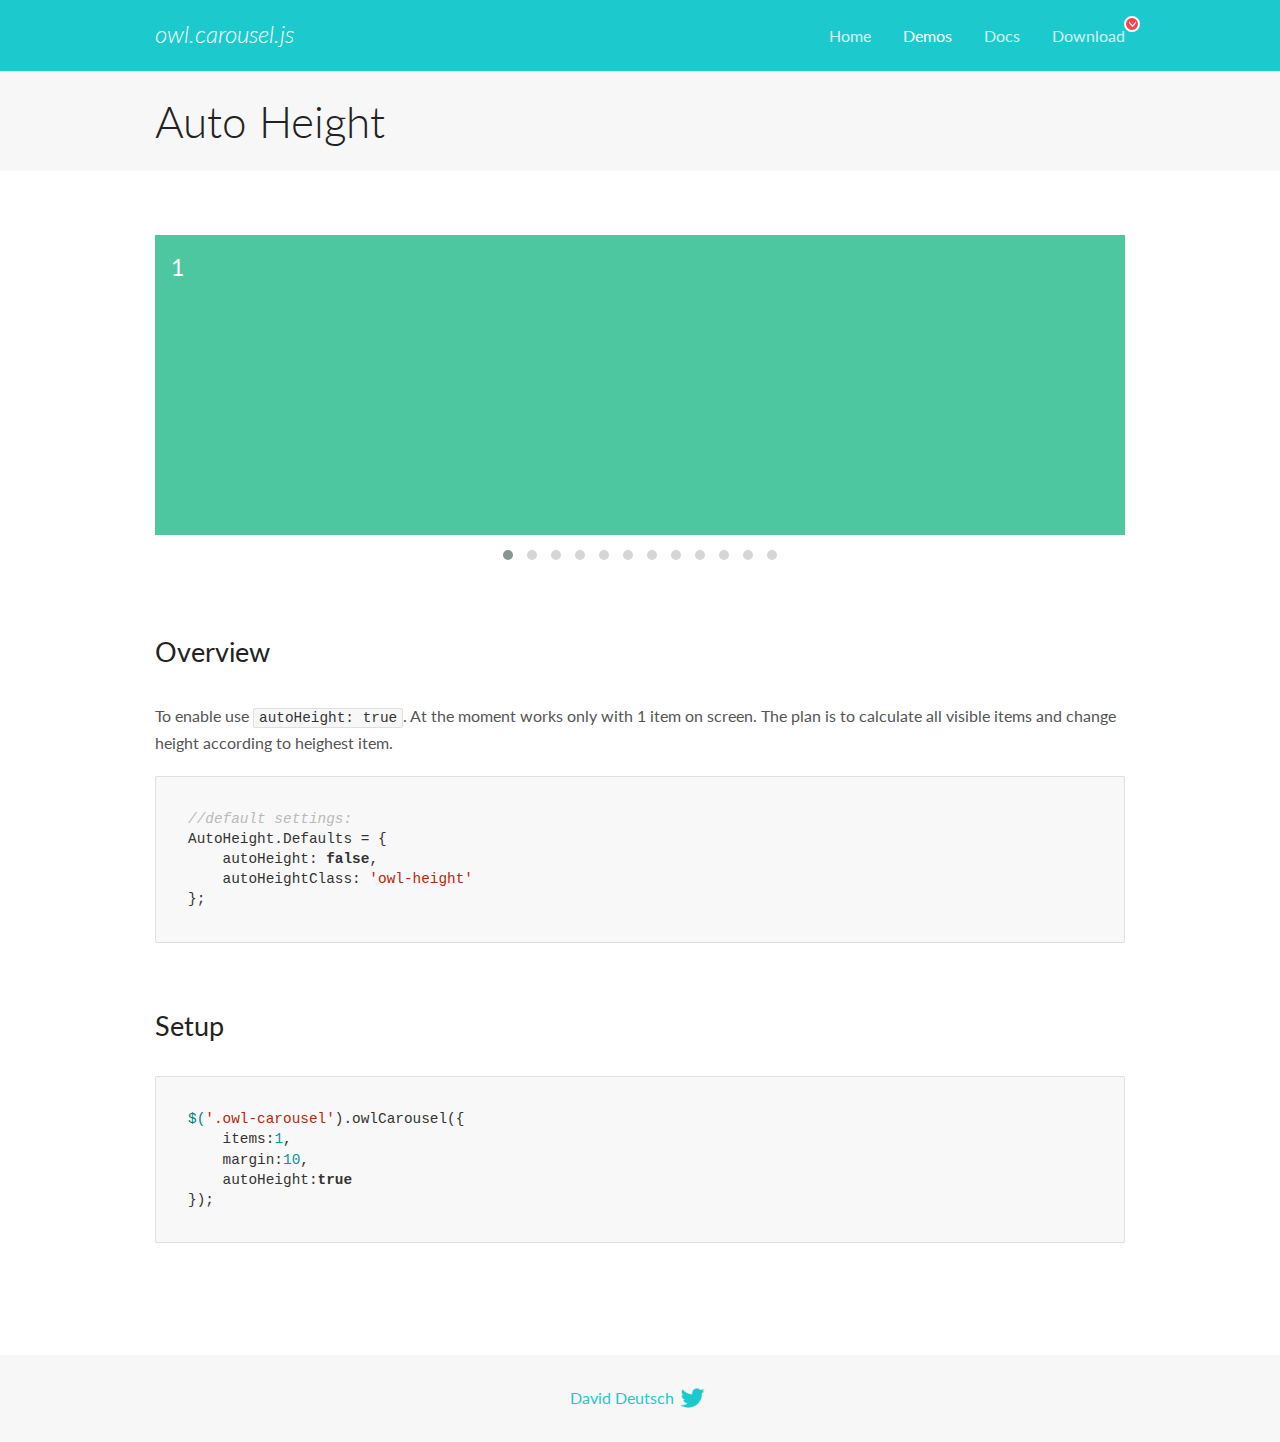
<file: libs/OwlCarousel2-2.3.4/docs/demos/autoheight.html>
<!DOCTYPE html>
<html lang="en">
  <head>

    <!-- head -->
    <meta charset="utf-8">
    <meta name="msapplication-tap-highlight" content="no" />
    <meta name="viewport" content="width=device-width, initial-scale=1.0" />
    <meta name="description" content="autoHeight usage demo">
    <meta name="author" content="David Deutsch">
    <title>
      Auto Height Demo | Owl Carousel | 2.3.4
    </title>

    <!-- Stylesheets -->
    <link href='https://fonts.googleapis.com/css?family=Lato:300,400,700,400italic,300italic' rel='stylesheet' type='text/css'>
    <link rel="stylesheet" href="../assets/css/docs.theme.min.css">

    <!-- Owl Stylesheets -->
    <link rel="stylesheet" href="../assets/owlcarousel/assets/owl.carousel.min.css">
    <link rel="stylesheet" href="../assets/owlcarousel/assets/owl.theme.default.min.css">

    <!-- HTML5 shim and Respond.js IE8 support of HTML5 elements and media queries -->

    <!--[if lt IE 9]>
      <script src="https://oss.maxcdn.com/libs/html5shiv/3.7.0/html5shiv.js"></script>
      <script src="https://oss.maxcdn.com/libs/respond.js/1.3.0/respond.min.js"></script>
    <![endif]-->

    <!-- Favicons -->
    <link rel="apple-touch-icon-precomposed" sizes="144x144" href="../assets/ico/apple-touch-icon-144-precomposed.png">
    <link rel="shortcut icon" href="../assets/ico/favicon.png">
    <link rel="shortcut icon" href="favicon.ico">

    <!-- Yeah i know js should not be in header. Its required for demos.-->

    <!-- javascript -->
    <script src="../assets/vendors/jquery.min.js"></script>
    <script src="../assets/owlcarousel/owl.carousel.js"></script>
  </head>
  <body>

    <!-- header -->
    <header class="header">
      <div class="row">
        <div class="large-12 columns">
          <div class="brand left">
            <h3>
              <a href="/OwlCarousel2/">owl.carousel.js</a> 
            </h3>
          </div>
          <a id="toggle-nav" class="right">
            <span></span> <span></span> <span></span> 
          </a> 
          <div class="nav-bar">
            <ul class="clearfix">
              <li> <a href="/OwlCarousel2/index.html">Home</a>  </li>
              <li class="active">
                <a href="/OwlCarousel2/demos/demos.html">Demos</a> 
              </li>
              <li> <a href="/OwlCarousel2/docs/started-welcome.html">Docs</a>  </li>
              <li>
                <a href="https://github.com/OwlCarousel2/OwlCarousel2/archive/2.3.4.zip">Download</a> 
                <span class="download"></span> 
              </li>
            </ul>
          </div>
        </div>
      </div>
    </header>

    <!-- title -->
    <section class="title">
      <div class="row">
        <div class="large-12 columns">
          <h1>Auto Height</h1>
        </div>
      </div>
    </section>

    <!--  Demos -->
    <section id="demos">
      <div class="row">
        <div class="large-12 columns">
          <div class="owl-carousel owl-theme">
            <div class="item" style="height:300px">
              <h4>1</h4>
            </div>
            <div class="item" style="height:100px">
              <h4>2</h4>
            </div>
            <div class="item" style="height:500px">
              <h4>3</h4>
            </div>
            <div class="item" style="height:250px">
              <h4>4</h4>
            </div>
            <div class="item" style="height:400px">
              <h4>5</h4>
            </div>
            <div class="item" style="height:500px">
              <h4>6</h4>
            </div>
            <div class="item" style="height:600px">
              <h4>7</h4>
            </div>
            <div class="item" style="height:400px">
              <h4>8</h4>
            </div>
            <div class="item" style="height:300px">
              <h4>9</h4>
            </div>
            <div class="item" style="height:350px">
              <h4>10</h4>
            </div>
            <div class="item" style="height:200px">
              <h4>11</h4>
            </div>
            <div class="item" style="height:150px">
              <h4>12</h4>
            </div>
          </div>
          <h3 id="overview">Overview</h3>
          <p>To enable use <code>autoHeight: true</code>. At the moment works only with 1 item on screen. The plan is to calculate all visible items and change height according to heighest item.</p>
          <pre><code>//default settings:
AutoHeight.Defaults = {
    autoHeight: false,
    autoHeightClass: &#39;owl-height&#39;
};</code></pre>
          <h3 id="setup">Setup</h3>
          <pre><code>$(&#39;.owl-carousel&#39;).owlCarousel({
    items:1,
    margin:10,
    autoHeight:true
});</code></pre>
          <script>
            $(document).ready(function() {
              $('.owl-carousel').owlCarousel({
                items: 1,
                margin: 10,
                autoHeight: true
              });
            })
          </script>
        </div>
      </div>
    </section>

    <!-- footer -->
    <footer class="footer">
      <div class="row">
        <div class="large-12 columns">
          <h5>
            <a href="/OwlCarousel2/docs/support-contact.html">David Deutsch</a> 
            <a id="custom-tweet-button" href="https://twitter.com/share?url=https://github.com/OwlCarousel2/OwlCarousel2&text=Owl Carousel - This is so awesome! " target="_blank"></a> 
          </h5>
        </div>
      </div>
    </footer>

    <!-- vendors -->
    <script src="../assets/vendors/highlight.js"></script>
    <script src="../assets/js/app.js"></script>
  </body>
</html>
</file>
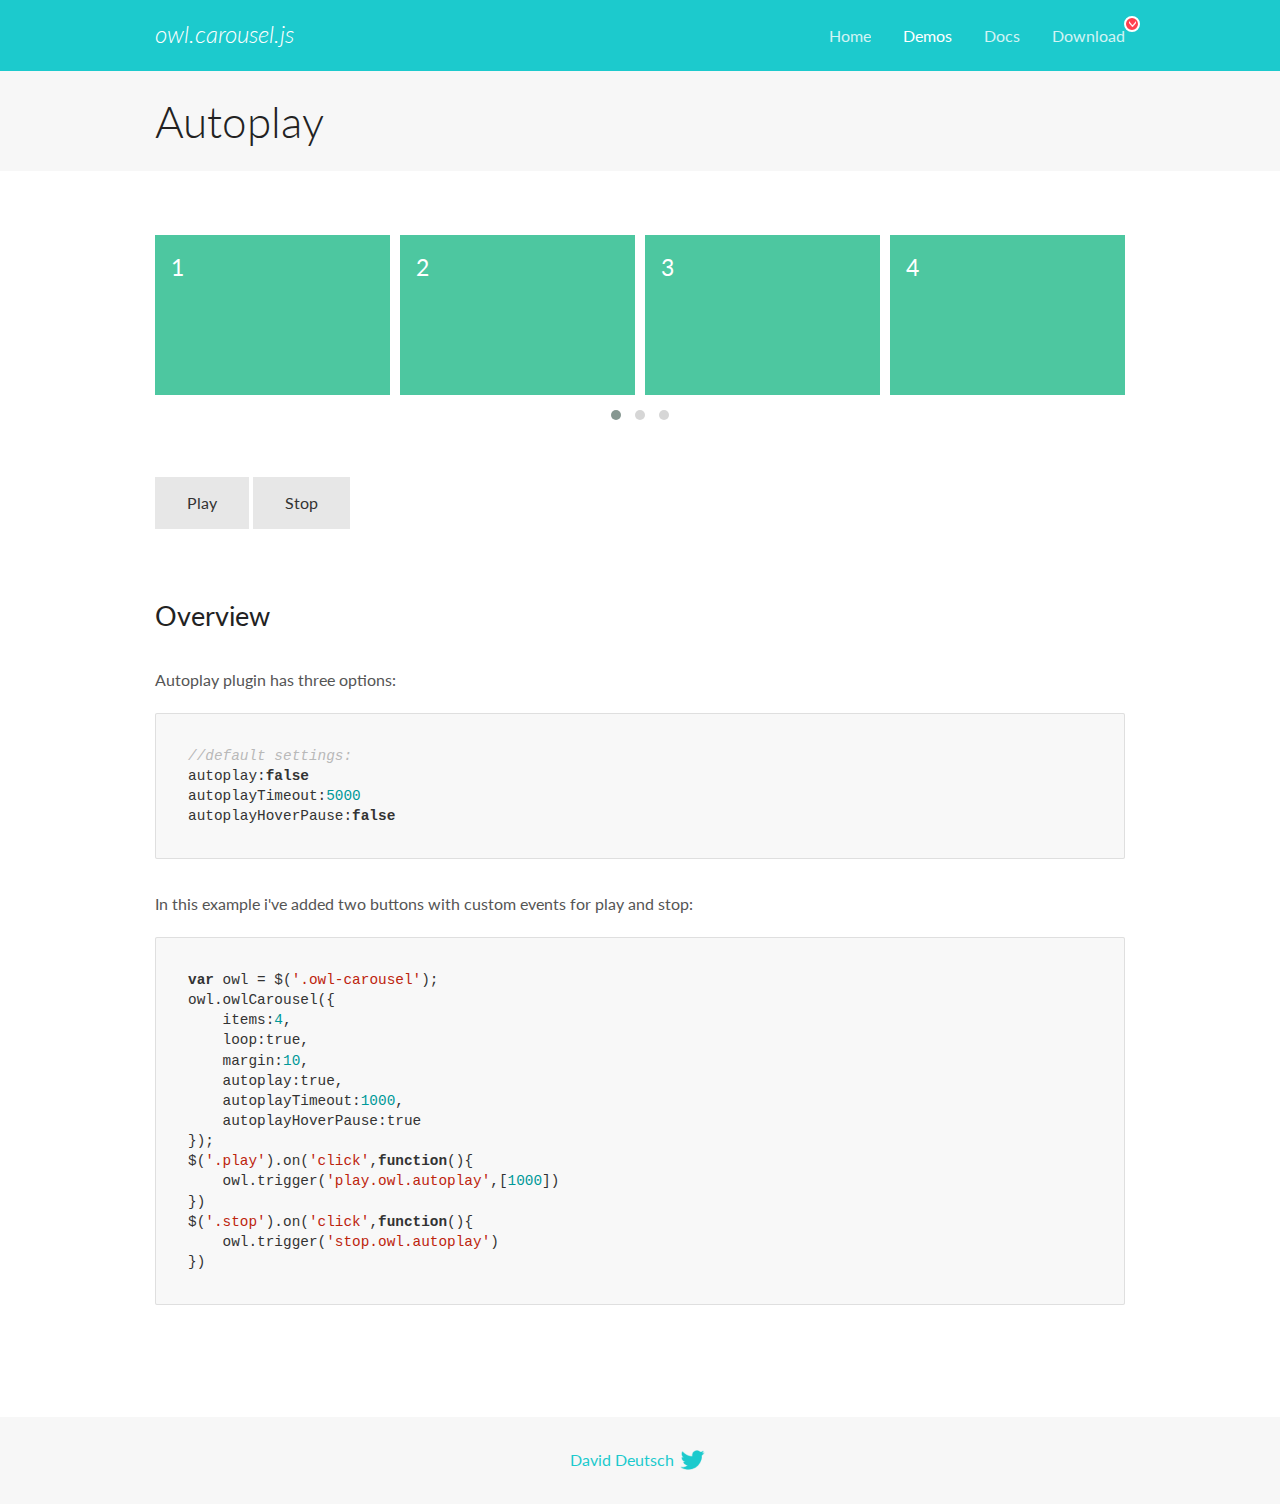
<file: libs/OwlCarousel2-2.3.4/docs/demos/autoplay.html>
<!DOCTYPE html>
<html lang="en">
  <head>

    <!-- head -->
    <meta charset="utf-8">
    <meta name="msapplication-tap-highlight" content="no" />
    <meta name="viewport" content="width=device-width, initial-scale=1.0" />
    <meta name="description" content="Autoplay usage demo">
    <meta name="author" content="David Deutsch">
    <title>
      Autoplay Demo | Owl Carousel | 2.3.4
    </title>

    <!-- Stylesheets -->
    <link href='https://fonts.googleapis.com/css?family=Lato:300,400,700,400italic,300italic' rel='stylesheet' type='text/css'>
    <link rel="stylesheet" href="../assets/css/docs.theme.min.css">

    <!-- Owl Stylesheets -->
    <link rel="stylesheet" href="../assets/owlcarousel/assets/owl.carousel.min.css">
    <link rel="stylesheet" href="../assets/owlcarousel/assets/owl.theme.default.min.css">

    <!-- HTML5 shim and Respond.js IE8 support of HTML5 elements and media queries -->

    <!--[if lt IE 9]>
      <script src="https://oss.maxcdn.com/libs/html5shiv/3.7.0/html5shiv.js"></script>
      <script src="https://oss.maxcdn.com/libs/respond.js/1.3.0/respond.min.js"></script>
    <![endif]-->

    <!-- Favicons -->
    <link rel="apple-touch-icon-precomposed" sizes="144x144" href="../assets/ico/apple-touch-icon-144-precomposed.png">
    <link rel="shortcut icon" href="../assets/ico/favicon.png">
    <link rel="shortcut icon" href="favicon.ico">

    <!-- Yeah i know js should not be in header. Its required for demos.-->

    <!-- javascript -->
    <script src="../assets/vendors/jquery.min.js"></script>
    <script src="../assets/owlcarousel/owl.carousel.js"></script>
  </head>
  <body>

    <!-- header -->
    <header class="header">
      <div class="row">
        <div class="large-12 columns">
          <div class="brand left">
            <h3>
              <a href="/OwlCarousel2/">owl.carousel.js</a> 
            </h3>
          </div>
          <a id="toggle-nav" class="right">
            <span></span> <span></span> <span></span> 
          </a> 
          <div class="nav-bar">
            <ul class="clearfix">
              <li> <a href="/OwlCarousel2/index.html">Home</a>  </li>
              <li class="active">
                <a href="/OwlCarousel2/demos/demos.html">Demos</a> 
              </li>
              <li> <a href="/OwlCarousel2/docs/started-welcome.html">Docs</a>  </li>
              <li>
                <a href="https://github.com/OwlCarousel2/OwlCarousel2/archive/2.3.4.zip">Download</a> 
                <span class="download"></span> 
              </li>
            </ul>
          </div>
        </div>
      </div>
    </header>

    <!-- title -->
    <section class="title">
      <div class="row">
        <div class="large-12 columns">
          <h1>Autoplay</h1>
        </div>
      </div>
    </section>

    <!--  Demos -->
    <section id="demos">
      <div class="row">
        <div class="large-12 columns">
          <div class="owl-carousel owl-theme">
            <div class="item">
              <h4>1</h4>
            </div>
            <div class="item">
              <h4>2</h4>
            </div>
            <div class="item">
              <h4>3</h4>
            </div>
            <div class="item">
              <h4>4</h4>
            </div>
            <div class="item">
              <h4>5</h4>
            </div>
            <div class="item">
              <h4>6</h4>
            </div>
            <div class="item">
              <h4>7</h4>
            </div>
            <div class="item">
              <h4>8</h4>
            </div>
            <div class="item">
              <h4>9</h4>
            </div>
            <div class="item">
              <h4>10</h4>
            </div>
            <div class="item">
              <h4>11</h4>
            </div>
            <div class="item">
              <h4>12</h4>
            </div>
          </div>
          <a class="button secondary play">Play</a> 
          <a class="button secondary stop">Stop</a> 
          <h3 id="overview">Overview</h3>
          <p>Autoplay plugin has three options:</p>
          <pre><code>//default settings:
autoplay:false
autoplayTimeout:5000
autoplayHoverPause:false</code></pre>
          <p>In this example i&#39;ve added two buttons with custom events for play and stop:</p>
          <pre><code>var owl = $(&#39;.owl-carousel&#39;);
owl.owlCarousel({
    items:4,
    loop:true,
    margin:10,
    autoplay:true,
    autoplayTimeout:1000,
    autoplayHoverPause:true
});
$(&#39;.play&#39;).on(&#39;click&#39;,function(){
    owl.trigger(&#39;play.owl.autoplay&#39;,[1000])
})
$(&#39;.stop&#39;).on(&#39;click&#39;,function(){
    owl.trigger(&#39;stop.owl.autoplay&#39;)
})</code></pre>
          <script>
            $(document).ready(function() {
              var owl = $('.owl-carousel');
              owl.owlCarousel({
                items: 4,
                loop: true,
                margin: 10,
                autoplay: true,
                autoplayTimeout: 1000,
                autoplayHoverPause: true
              });
              $('.play').on('click', function() {
                owl.trigger('play.owl.autoplay', [1000])
              })
              $('.stop').on('click', function() {
                owl.trigger('stop.owl.autoplay')
              })
            })
          </script>
        </div>
      </div>
    </section>

    <!-- footer -->
    <footer class="footer">
      <div class="row">
        <div class="large-12 columns">
          <h5>
            <a href="/OwlCarousel2/docs/support-contact.html">David Deutsch</a> 
            <a id="custom-tweet-button" href="https://twitter.com/share?url=https://github.com/OwlCarousel2/OwlCarousel2&text=Owl Carousel - This is so awesome! " target="_blank"></a> 
          </h5>
        </div>
      </div>
    </footer>

    <!-- vendors -->
    <script src="../assets/vendors/highlight.js"></script>
    <script src="../assets/js/app.js"></script>
  </body>
</html>
</file>
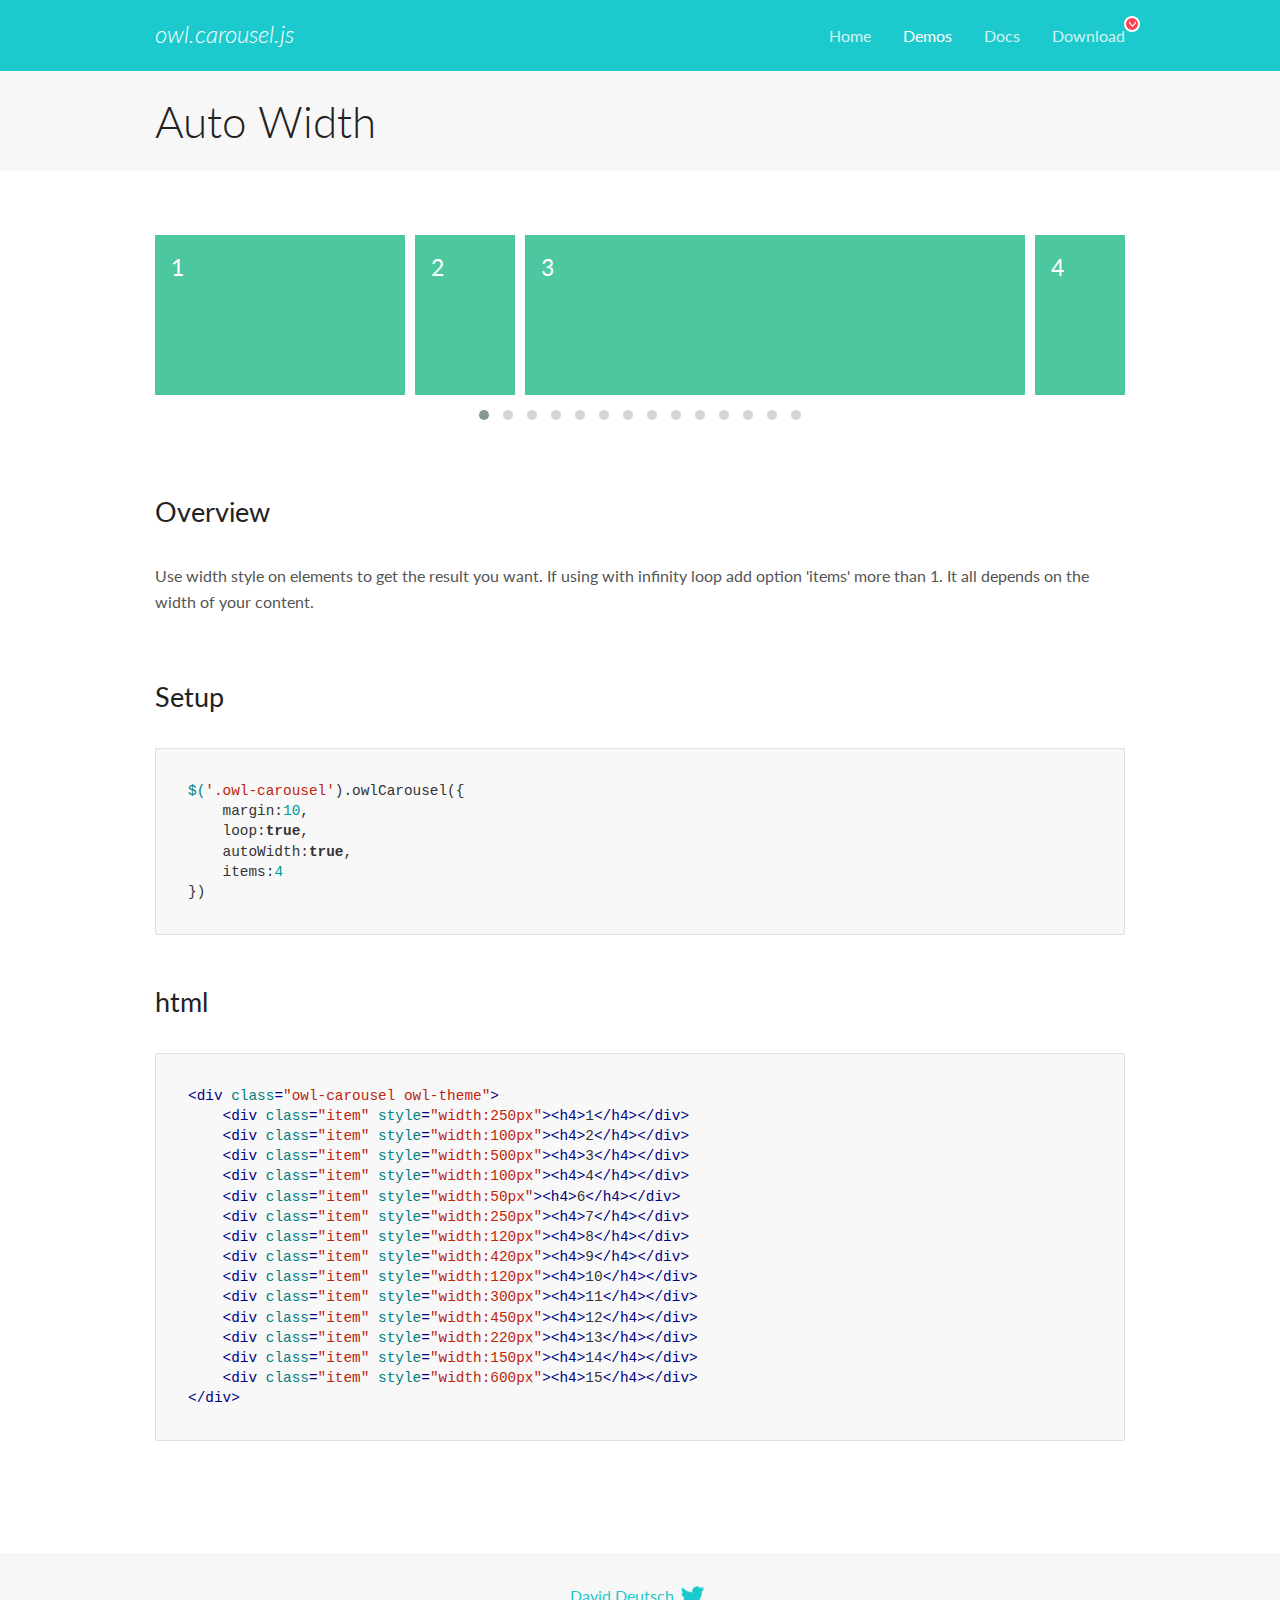
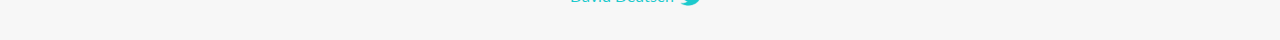
<file: libs/OwlCarousel2-2.3.4/docs/demos/autowidth.html>
<!DOCTYPE html>
<html lang="en">
  <head>

    <!-- head -->
    <meta charset="utf-8">
    <meta name="msapplication-tap-highlight" content="no" />
    <meta name="viewport" content="width=device-width, initial-scale=1.0" />
    <meta name="description" content="Auto Width">
    <meta name="author" content="David Deutsch">
    <title>
      Auto Width Demo | Owl Carousel | 2.3.4
    </title>

    <!-- Stylesheets -->
    <link href='https://fonts.googleapis.com/css?family=Lato:300,400,700,400italic,300italic' rel='stylesheet' type='text/css'>
    <link rel="stylesheet" href="../assets/css/docs.theme.min.css">

    <!-- Owl Stylesheets -->
    <link rel="stylesheet" href="../assets/owlcarousel/assets/owl.carousel.min.css">
    <link rel="stylesheet" href="../assets/owlcarousel/assets/owl.theme.default.min.css">

    <!-- HTML5 shim and Respond.js IE8 support of HTML5 elements and media queries -->

    <!--[if lt IE 9]>
      <script src="https://oss.maxcdn.com/libs/html5shiv/3.7.0/html5shiv.js"></script>
      <script src="https://oss.maxcdn.com/libs/respond.js/1.3.0/respond.min.js"></script>
    <![endif]-->

    <!-- Favicons -->
    <link rel="apple-touch-icon-precomposed" sizes="144x144" href="../assets/ico/apple-touch-icon-144-precomposed.png">
    <link rel="shortcut icon" href="../assets/ico/favicon.png">
    <link rel="shortcut icon" href="favicon.ico">

    <!-- Yeah i know js should not be in header. Its required for demos.-->

    <!-- javascript -->
    <script src="../assets/vendors/jquery.min.js"></script>
    <script src="../assets/owlcarousel/owl.carousel.js"></script>
  </head>
  <body>

    <!-- header -->
    <header class="header">
      <div class="row">
        <div class="large-12 columns">
          <div class="brand left">
            <h3>
              <a href="/OwlCarousel2/">owl.carousel.js</a> 
            </h3>
          </div>
          <a id="toggle-nav" class="right">
            <span></span> <span></span> <span></span> 
          </a> 
          <div class="nav-bar">
            <ul class="clearfix">
              <li> <a href="/OwlCarousel2/index.html">Home</a>  </li>
              <li class="active">
                <a href="/OwlCarousel2/demos/demos.html">Demos</a> 
              </li>
              <li> <a href="/OwlCarousel2/docs/started-welcome.html">Docs</a>  </li>
              <li>
                <a href="https://github.com/OwlCarousel2/OwlCarousel2/archive/2.3.4.zip">Download</a> 
                <span class="download"></span> 
              </li>
            </ul>
          </div>
        </div>
      </div>
    </header>

    <!-- title -->
    <section class="title">
      <div class="row">
        <div class="large-12 columns">
          <h1>Auto Width</h1>
        </div>
      </div>
    </section>

    <!--  Demos -->
    <section id="demos">
      <div class="row">
        <div class="large-12 columns">
          <div class="owl-carousel owl-theme">
            <div class="item" style="width:250px">
              <h4>1</h4>
            </div>
            <div class="item" style="width:100px">
              <h4>2</h4>
            </div>
            <div class="item" style="width:500px">
              <h4>3</h4>
            </div>
            <div class="item" style="width:100px">
              <h4>4</h4>
            </div>
            <div class="item" style="width:50px">
              <h4>6</h4>
            </div>
            <div class="item" style="width:250px">
              <h4>7</h4>
            </div>
            <div class="item" style="width:120px">
              <h4>8</h4>
            </div>
            <div class="item" style="width:420px">
              <h4>9</h4>
            </div>
            <div class="item" style="width:120px">
              <h4>10</h4>
            </div>
            <div class="item" style="width:300px">
              <h4>11</h4>
            </div>
            <div class="item" style="width:450px">
              <h4>12</h4>
            </div>
            <div class="item" style="width:220px">
              <h4>13</h4>
            </div>
            <div class="item" style="width:150px">
              <h4>14</h4>
            </div>
            <div class="item" style="width:600px">
              <h4>15</h4>
            </div>
          </div>
          <h3 id="overview">Overview</h3>
          <p>Use width style on elements to get the result you want. If using with infinity loop add option &#39;items&#39; more than 1. It all depends on the width of your content.</p>
          <h3 id="setup">Setup</h3>
          <pre><code>$(&#39;.owl-carousel&#39;).owlCarousel({
    margin:10,
    loop:true,
    autoWidth:true,
    items:4
})</code></pre>
          <h3 id="html">html</h3>
          <pre><code>&lt;div class=&quot;owl-carousel owl-theme&quot;&gt;
    &lt;div class=&quot;item&quot; style=&quot;width:250px&quot;&gt;&lt;h4&gt;1&lt;/h4&gt;&lt;/div&gt;
    &lt;div class=&quot;item&quot; style=&quot;width:100px&quot;&gt;&lt;h4&gt;2&lt;/h4&gt;&lt;/div&gt;
    &lt;div class=&quot;item&quot; style=&quot;width:500px&quot;&gt;&lt;h4&gt;3&lt;/h4&gt;&lt;/div&gt;
    &lt;div class=&quot;item&quot; style=&quot;width:100px&quot;&gt;&lt;h4&gt;4&lt;/h4&gt;&lt;/div&gt;
    &lt;div class=&quot;item&quot; style=&quot;width:50px&quot;&gt;&lt;h4&gt;6&lt;/h4&gt;&lt;/div&gt;
    &lt;div class=&quot;item&quot; style=&quot;width:250px&quot;&gt;&lt;h4&gt;7&lt;/h4&gt;&lt;/div&gt;
    &lt;div class=&quot;item&quot; style=&quot;width:120px&quot;&gt;&lt;h4&gt;8&lt;/h4&gt;&lt;/div&gt;
    &lt;div class=&quot;item&quot; style=&quot;width:420px&quot;&gt;&lt;h4&gt;9&lt;/h4&gt;&lt;/div&gt;
    &lt;div class=&quot;item&quot; style=&quot;width:120px&quot;&gt;&lt;h4&gt;10&lt;/h4&gt;&lt;/div&gt;
    &lt;div class=&quot;item&quot; style=&quot;width:300px&quot;&gt;&lt;h4&gt;11&lt;/h4&gt;&lt;/div&gt;
    &lt;div class=&quot;item&quot; style=&quot;width:450px&quot;&gt;&lt;h4&gt;12&lt;/h4&gt;&lt;/div&gt;
    &lt;div class=&quot;item&quot; style=&quot;width:220px&quot;&gt;&lt;h4&gt;13&lt;/h4&gt;&lt;/div&gt;
    &lt;div class=&quot;item&quot; style=&quot;width:150px&quot;&gt;&lt;h4&gt;14&lt;/h4&gt;&lt;/div&gt;
    &lt;div class=&quot;item&quot; style=&quot;width:600px&quot;&gt;&lt;h4&gt;15&lt;/h4&gt;&lt;/div&gt;
&lt;/div&gt;</code></pre>
          <script>
            $(document).ready(function() {
              $('.owl-carousel').owlCarousel({
                margin: 10,
                loop: true,
                autoWidth: true,
                items: 4
              })
            })
          </script>
        </div>
      </div>
    </section>

    <!-- footer -->
    <footer class="footer">
      <div class="row">
        <div class="large-12 columns">
          <h5>
            <a href="/OwlCarousel2/docs/support-contact.html">David Deutsch</a> 
            <a id="custom-tweet-button" href="https://twitter.com/share?url=https://github.com/OwlCarousel2/OwlCarousel2&text=Owl Carousel - This is so awesome! " target="_blank"></a> 
          </h5>
        </div>
      </div>
    </footer>

    <!-- vendors -->
    <script src="../assets/vendors/highlight.js"></script>
    <script src="../assets/js/app.js"></script>
  </body>
</html>
</file>
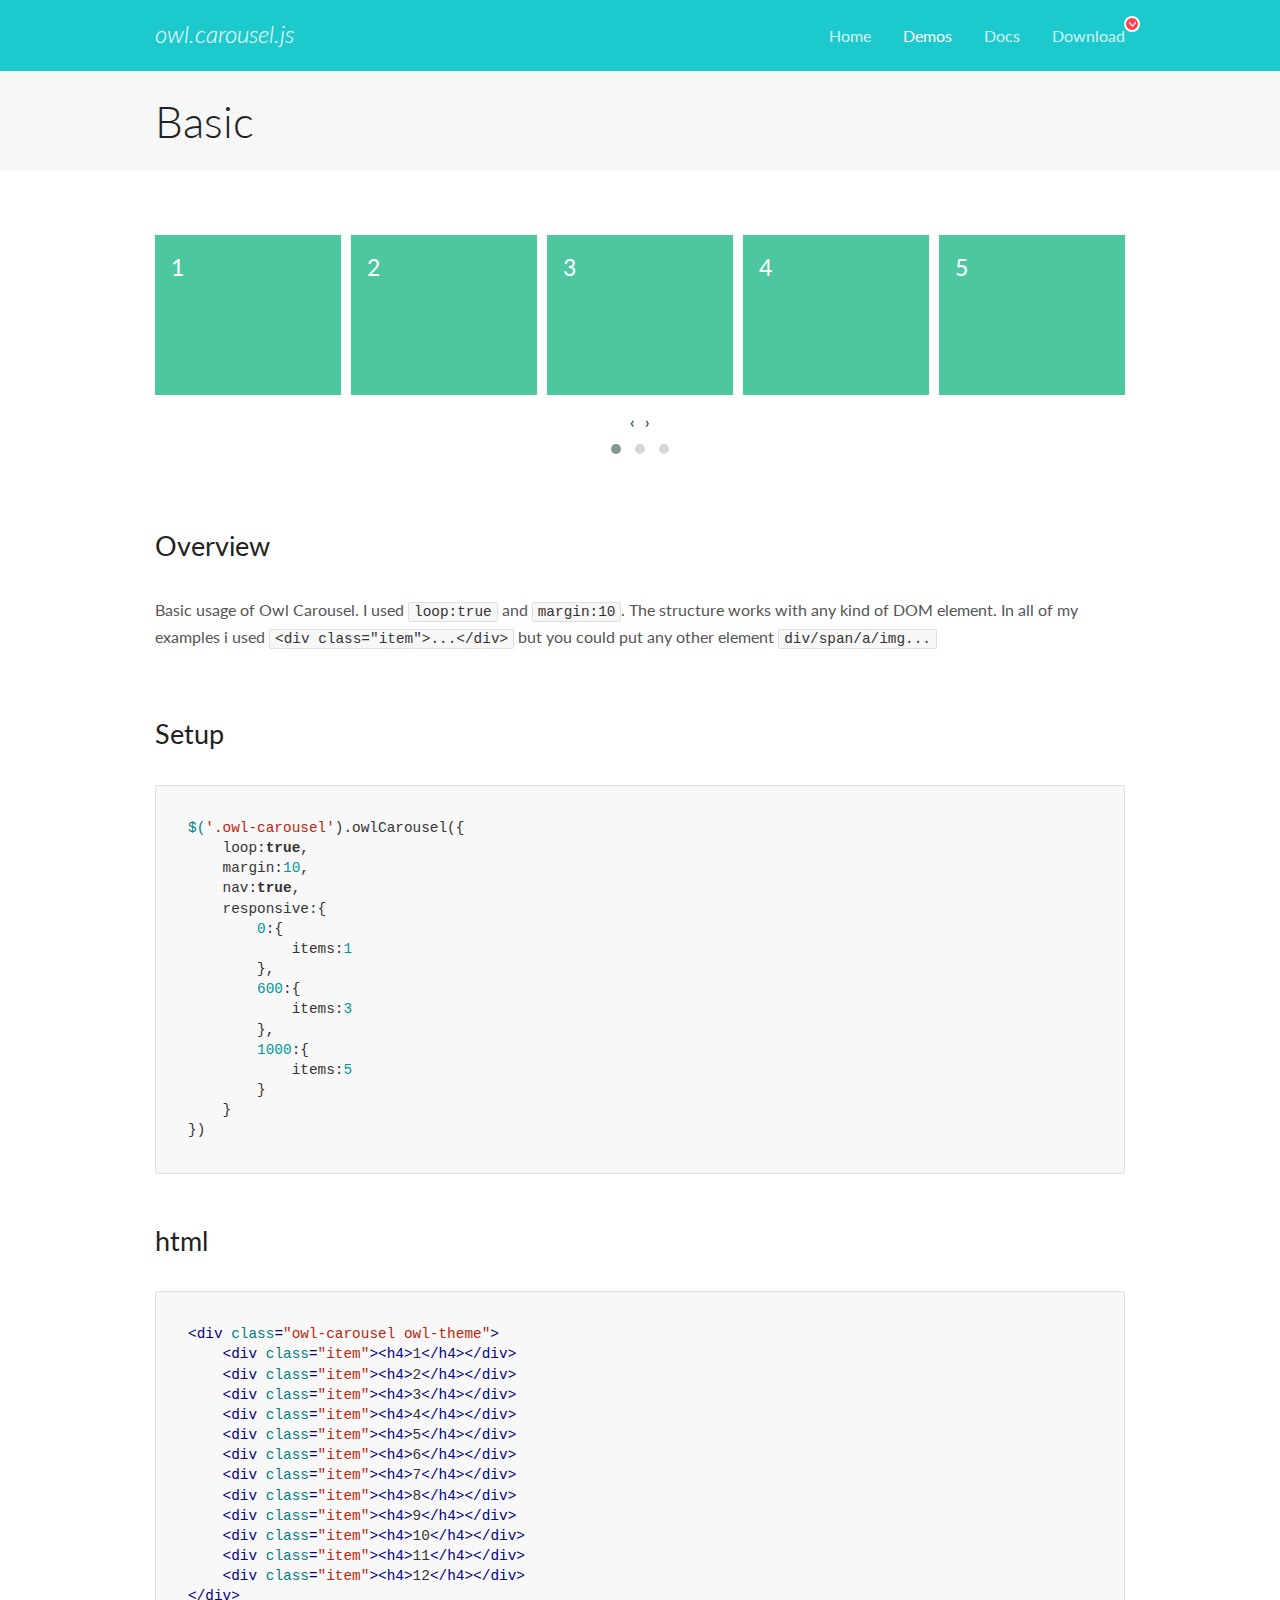
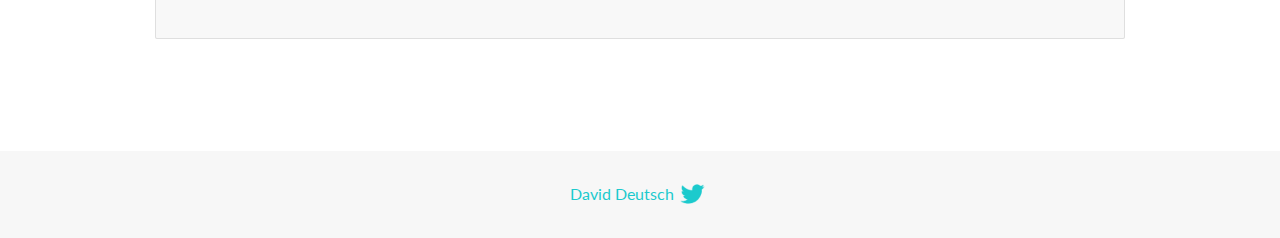
<file: libs/OwlCarousel2-2.3.4/docs/demos/basic.html>
<!DOCTYPE html>
<html lang="en">
  <head>

    <!-- head -->
    <meta charset="utf-8">
    <meta name="msapplication-tap-highlight" content="no" />
    <meta name="viewport" content="width=device-width, initial-scale=1.0" />
    <meta name="description" content="Basic usage demo">
    <meta name="author" content="David Deutsch">
    <title>
      Basic Demo | Owl Carousel | 2.3.4
    </title>

    <!-- Stylesheets -->
    <link href='https://fonts.googleapis.com/css?family=Lato:300,400,700,400italic,300italic' rel='stylesheet' type='text/css'>
    <link rel="stylesheet" href="../assets/css/docs.theme.min.css">

    <!-- Owl Stylesheets -->
    <link rel="stylesheet" href="../assets/owlcarousel/assets/owl.carousel.min.css">
    <link rel="stylesheet" href="../assets/owlcarousel/assets/owl.theme.default.min.css">

    <!-- HTML5 shim and Respond.js IE8 support of HTML5 elements and media queries -->

    <!--[if lt IE 9]>
      <script src="https://oss.maxcdn.com/libs/html5shiv/3.7.0/html5shiv.js"></script>
      <script src="https://oss.maxcdn.com/libs/respond.js/1.3.0/respond.min.js"></script>
    <![endif]-->

    <!-- Favicons -->
    <link rel="apple-touch-icon-precomposed" sizes="144x144" href="../assets/ico/apple-touch-icon-144-precomposed.png">
    <link rel="shortcut icon" href="../assets/ico/favicon.png">
    <link rel="shortcut icon" href="favicon.ico">

    <!-- Yeah i know js should not be in header. Its required for demos.-->

    <!-- javascript -->
    <script src="../assets/vendors/jquery.min.js"></script>
    <script src="../assets/owlcarousel/owl.carousel.js"></script>
  </head>
  <body>

    <!-- header -->
    <header class="header">
      <div class="row">
        <div class="large-12 columns">
          <div class="brand left">
            <h3>
              <a href="/OwlCarousel2/">owl.carousel.js</a> 
            </h3>
          </div>
          <a id="toggle-nav" class="right">
            <span></span> <span></span> <span></span> 
          </a> 
          <div class="nav-bar">
            <ul class="clearfix">
              <li> <a href="/OwlCarousel2/index.html">Home</a>  </li>
              <li class="active">
                <a href="/OwlCarousel2/demos/demos.html">Demos</a> 
              </li>
              <li> <a href="/OwlCarousel2/docs/started-welcome.html">Docs</a>  </li>
              <li>
                <a href="https://github.com/OwlCarousel2/OwlCarousel2/archive/2.3.4.zip">Download</a> 
                <span class="download"></span> 
              </li>
            </ul>
          </div>
        </div>
      </div>
    </header>

    <!-- title -->
    <section class="title">
      <div class="row">
        <div class="large-12 columns">
          <h1>Basic</h1>
        </div>
      </div>
    </section>

    <!--  Demos -->
    <section id="demos">
      <div class="row">
        <div class="large-12 columns">
          <div class="owl-carousel owl-theme">
            <div class="item">
              <h4>1</h4>
            </div>
            <div class="item">
              <h4>2</h4>
            </div>
            <div class="item">
              <h4>3</h4>
            </div>
            <div class="item">
              <h4>4</h4>
            </div>
            <div class="item">
              <h4>5</h4>
            </div>
            <div class="item">
              <h4>6</h4>
            </div>
            <div class="item">
              <h4>7</h4>
            </div>
            <div class="item">
              <h4>8</h4>
            </div>
            <div class="item">
              <h4>9</h4>
            </div>
            <div class="item">
              <h4>10</h4>
            </div>
            <div class="item">
              <h4>11</h4>
            </div>
            <div class="item">
              <h4>12</h4>
            </div>
          </div>
          <h3 id="overview">Overview</h3>
          <p>Basic usage of Owl Carousel. I used <code>loop:true</code> and <code>margin:10</code>. The structure works with any kind of DOM element. In all of my examples i used <code>&lt;div class=&quot;item&quot;&gt;...&lt;/div&gt;</code> but you could
            put any other element <code>div/span/a/img...</code></p>
          <h3 id="setup">Setup</h3>
          <pre><code>$(&#39;.owl-carousel&#39;).owlCarousel({
    loop:true,
    margin:10,
    nav:true,
    responsive:{
        0:{
            items:1
        },
        600:{
            items:3
        },
        1000:{
            items:5
        }
    }
})</code></pre>
          <h3 id="html">html</h3>
          <pre><code>&lt;div class=&quot;owl-carousel owl-theme&quot;&gt;
    &lt;div class=&quot;item&quot;&gt;&lt;h4&gt;1&lt;/h4&gt;&lt;/div&gt;
    &lt;div class=&quot;item&quot;&gt;&lt;h4&gt;2&lt;/h4&gt;&lt;/div&gt;
    &lt;div class=&quot;item&quot;&gt;&lt;h4&gt;3&lt;/h4&gt;&lt;/div&gt;
    &lt;div class=&quot;item&quot;&gt;&lt;h4&gt;4&lt;/h4&gt;&lt;/div&gt;
    &lt;div class=&quot;item&quot;&gt;&lt;h4&gt;5&lt;/h4&gt;&lt;/div&gt;
    &lt;div class=&quot;item&quot;&gt;&lt;h4&gt;6&lt;/h4&gt;&lt;/div&gt;
    &lt;div class=&quot;item&quot;&gt;&lt;h4&gt;7&lt;/h4&gt;&lt;/div&gt;
    &lt;div class=&quot;item&quot;&gt;&lt;h4&gt;8&lt;/h4&gt;&lt;/div&gt;
    &lt;div class=&quot;item&quot;&gt;&lt;h4&gt;9&lt;/h4&gt;&lt;/div&gt;
    &lt;div class=&quot;item&quot;&gt;&lt;h4&gt;10&lt;/h4&gt;&lt;/div&gt;
    &lt;div class=&quot;item&quot;&gt;&lt;h4&gt;11&lt;/h4&gt;&lt;/div&gt;
    &lt;div class=&quot;item&quot;&gt;&lt;h4&gt;12&lt;/h4&gt;&lt;/div&gt;
&lt;/div&gt;</code></pre>
          <script>
            $(document).ready(function() {
              var owl = $('.owl-carousel');
              owl.owlCarousel({
                margin: 10,
                nav: true,
                loop: true,
                responsive: {
                  0: {
                    items: 1
                  },
                  600: {
                    items: 3
                  },
                  1000: {
                    items: 5
                  }
                }
              })
            })
          </script>
        </div>
      </div>
    </section>

    <!-- footer -->
    <footer class="footer">
      <div class="row">
        <div class="large-12 columns">
          <h5>
            <a href="/OwlCarousel2/docs/support-contact.html">David Deutsch</a> 
            <a id="custom-tweet-button" href="https://twitter.com/share?url=https://github.com/OwlCarousel2/OwlCarousel2&text=Owl Carousel - This is so awesome! " target="_blank"></a> 
          </h5>
        </div>
      </div>
    </footer>

    <!-- vendors -->
    <script src="../assets/vendors/highlight.js"></script>
    <script src="../assets/js/app.js"></script>
  </body>
</html>
</file>
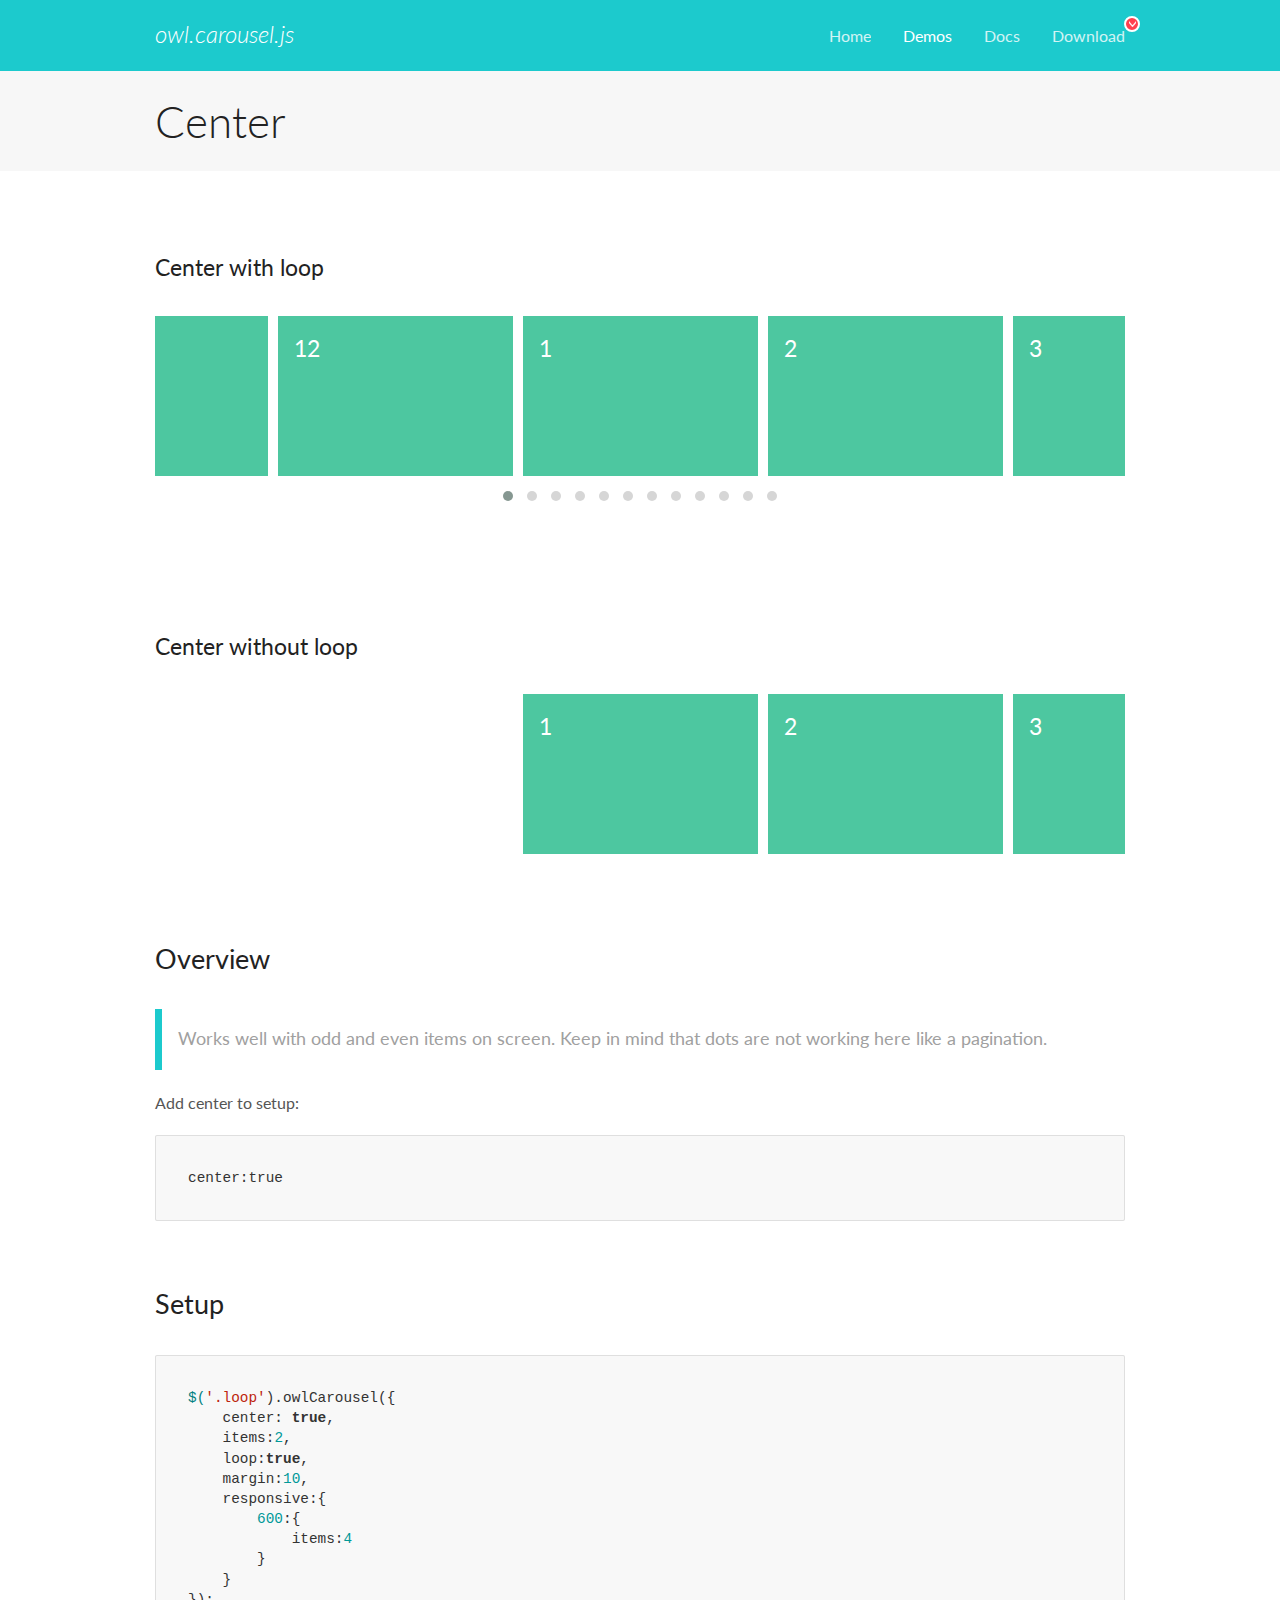
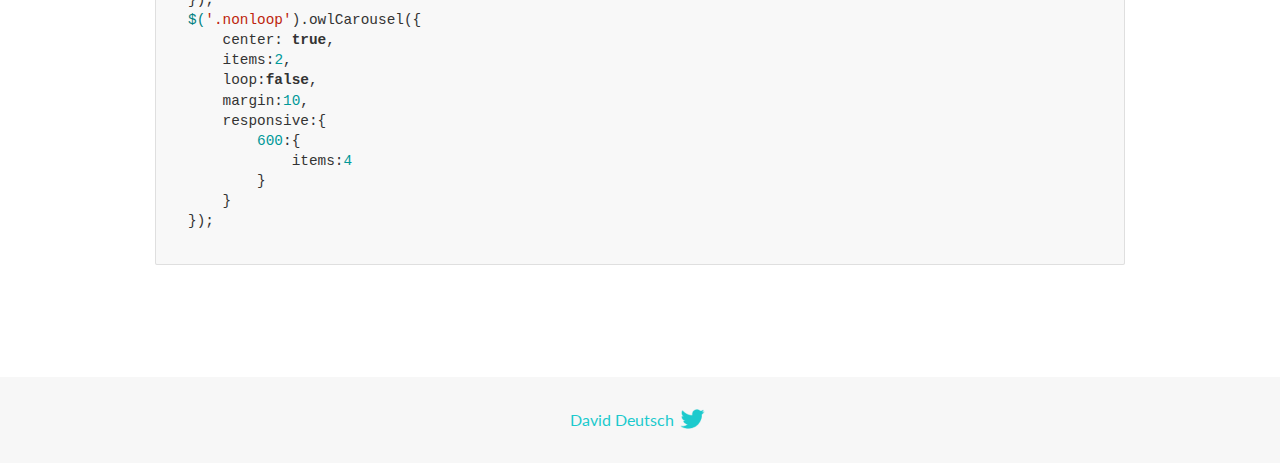
<file: libs/OwlCarousel2-2.3.4/docs/demos/center.html>
<!DOCTYPE html>
<html lang="en">
  <head>

    <!-- head -->
    <meta charset="utf-8">
    <meta name="msapplication-tap-highlight" content="no" />
    <meta name="viewport" content="width=device-width, initial-scale=1.0" />
    <meta name="description" content="Center carousel">
    <meta name="author" content="David Deutsch">
    <title>
      Center Demo | Owl Carousel | 2.3.4
    </title>

    <!-- Stylesheets -->
    <link href='https://fonts.googleapis.com/css?family=Lato:300,400,700,400italic,300italic' rel='stylesheet' type='text/css'>
    <link rel="stylesheet" href="../assets/css/docs.theme.min.css">

    <!-- Owl Stylesheets -->
    <link rel="stylesheet" href="../assets/owlcarousel/assets/owl.carousel.min.css">
    <link rel="stylesheet" href="../assets/owlcarousel/assets/owl.theme.default.min.css">

    <!-- HTML5 shim and Respond.js IE8 support of HTML5 elements and media queries -->

    <!--[if lt IE 9]>
      <script src="https://oss.maxcdn.com/libs/html5shiv/3.7.0/html5shiv.js"></script>
      <script src="https://oss.maxcdn.com/libs/respond.js/1.3.0/respond.min.js"></script>
    <![endif]-->

    <!-- Favicons -->
    <link rel="apple-touch-icon-precomposed" sizes="144x144" href="../assets/ico/apple-touch-icon-144-precomposed.png">
    <link rel="shortcut icon" href="../assets/ico/favicon.png">
    <link rel="shortcut icon" href="favicon.ico">

    <!-- Yeah i know js should not be in header. Its required for demos.-->

    <!-- javascript -->
    <script src="../assets/vendors/jquery.min.js"></script>
    <script src="../assets/owlcarousel/owl.carousel.js"></script>
  </head>
  <body>

    <!-- header -->
    <header class="header">
      <div class="row">
        <div class="large-12 columns">
          <div class="brand left">
            <h3>
              <a href="/OwlCarousel2/">owl.carousel.js</a> 
            </h3>
          </div>
          <a id="toggle-nav" class="right">
            <span></span> <span></span> <span></span> 
          </a> 
          <div class="nav-bar">
            <ul class="clearfix">
              <li> <a href="/OwlCarousel2/index.html">Home</a>  </li>
              <li class="active">
                <a href="/OwlCarousel2/demos/demos.html">Demos</a> 
              </li>
              <li> <a href="/OwlCarousel2/docs/started-welcome.html">Docs</a>  </li>
              <li>
                <a href="https://github.com/OwlCarousel2/OwlCarousel2/archive/2.3.4.zip">Download</a> 
                <span class="download"></span> 
              </li>
            </ul>
          </div>
        </div>
      </div>
    </header>

    <!-- title -->
    <section class="title">
      <div class="row">
        <div class="large-12 columns">
          <h1>Center</h1>
        </div>
      </div>
    </section>

    <!--  Demos -->
    <section id="demos">
      <div class="row">
        <div class="large-12 columns">
          <h4 id="center-with-loop">Center with loop</h4>
          <div class="loop owl-carousel owl-theme">
            <div class="item">
              <h4>1</h4>
            </div>
            <div class="item">
              <h4>2</h4>
            </div>
            <div class="item">
              <h4>3</h4>
            </div>
            <div class="item">
              <h4>4</h4>
            </div>
            <div class="item">
              <h4>5</h4>
            </div>
            <div class="item">
              <h4>6</h4>
            </div>
            <div class="item">
              <h4>7</h4>
            </div>
            <div class="item">
              <h4>8</h4>
            </div>
            <div class="item">
              <h4>9</h4>
            </div>
            <div class="item">
              <h4>10</h4>
            </div>
            <div class="item">
              <h4>11</h4>
            </div>
            <div class="item">
              <h4>12</h4>
            </div>
          </div>
          <br>
          <h4 id="center-without-loop">Center without loop</h4>
          <div class="nonloop owl-carousel">
            <div class="item">
              <h4>1</h4>
            </div>
            <div class="item">
              <h4>2</h4>
            </div>
            <div class="item">
              <h4>3</h4>
            </div>
            <div class="item">
              <h4>4</h4>
            </div>
            <div class="item">
              <h4>5</h4>
            </div>
            <div class="item">
              <h4>6</h4>
            </div>
            <div class="item">
              <h4>7</h4>
            </div>
            <div class="item">
              <h4>8</h4>
            </div>
            <div class="item">
              <h4>9</h4>
            </div>
            <div class="item">
              <h4>10</h4>
            </div>
            <div class="item">
              <h4>11</h4>
            </div>
            <div class="item">
              <h4>12</h4>
            </div>
          </div>
          <h3 id="overview">Overview</h3>
          <blockquote>
            <p>Works well with odd and even items on screen. Keep in mind that dots are not working here like a pagination.</p>
          </blockquote>
          <p>Add center to setup:</p>
          <pre><code>center:true</code></pre>
          <h3 id="setup">Setup</h3>
          <pre><code>$(&#39;.loop&#39;).owlCarousel({
    center: true,
    items:2,
    loop:true,
    margin:10,
    responsive:{
        600:{
            items:4
        }
    }
});
$(&#39;.nonloop&#39;).owlCarousel({
    center: true,
    items:2,
    loop:false,
    margin:10,
    responsive:{
        600:{
            items:4
        }
    }
});</code></pre>
          <script>
            jQuery(document).ready(function($) {
              $('.loop').owlCarousel({
                center: true,
                items: 2,
                loop: true,
                margin: 10,
                responsive: {
                  600: {
                    items: 4
                  }
                }
              });
              $('.nonloop').owlCarousel({
                center: true,
                items: 2,
                loop: false,
                margin: 10,
                responsive: {
                  600: {
                    items: 4
                  }
                }
              });
            });
          </script>
        </div>
      </div>
    </section>

    <!-- footer -->
    <footer class="footer">
      <div class="row">
        <div class="large-12 columns">
          <h5>
            <a href="/OwlCarousel2/docs/support-contact.html">David Deutsch</a> 
            <a id="custom-tweet-button" href="https://twitter.com/share?url=https://github.com/OwlCarousel2/OwlCarousel2&text=Owl Carousel - This is so awesome! " target="_blank"></a> 
          </h5>
        </div>
      </div>
    </footer>

    <!-- vendors -->
    <script src="../assets/vendors/highlight.js"></script>
    <script src="../assets/js/app.js"></script>
  </body>
</html>
</file>
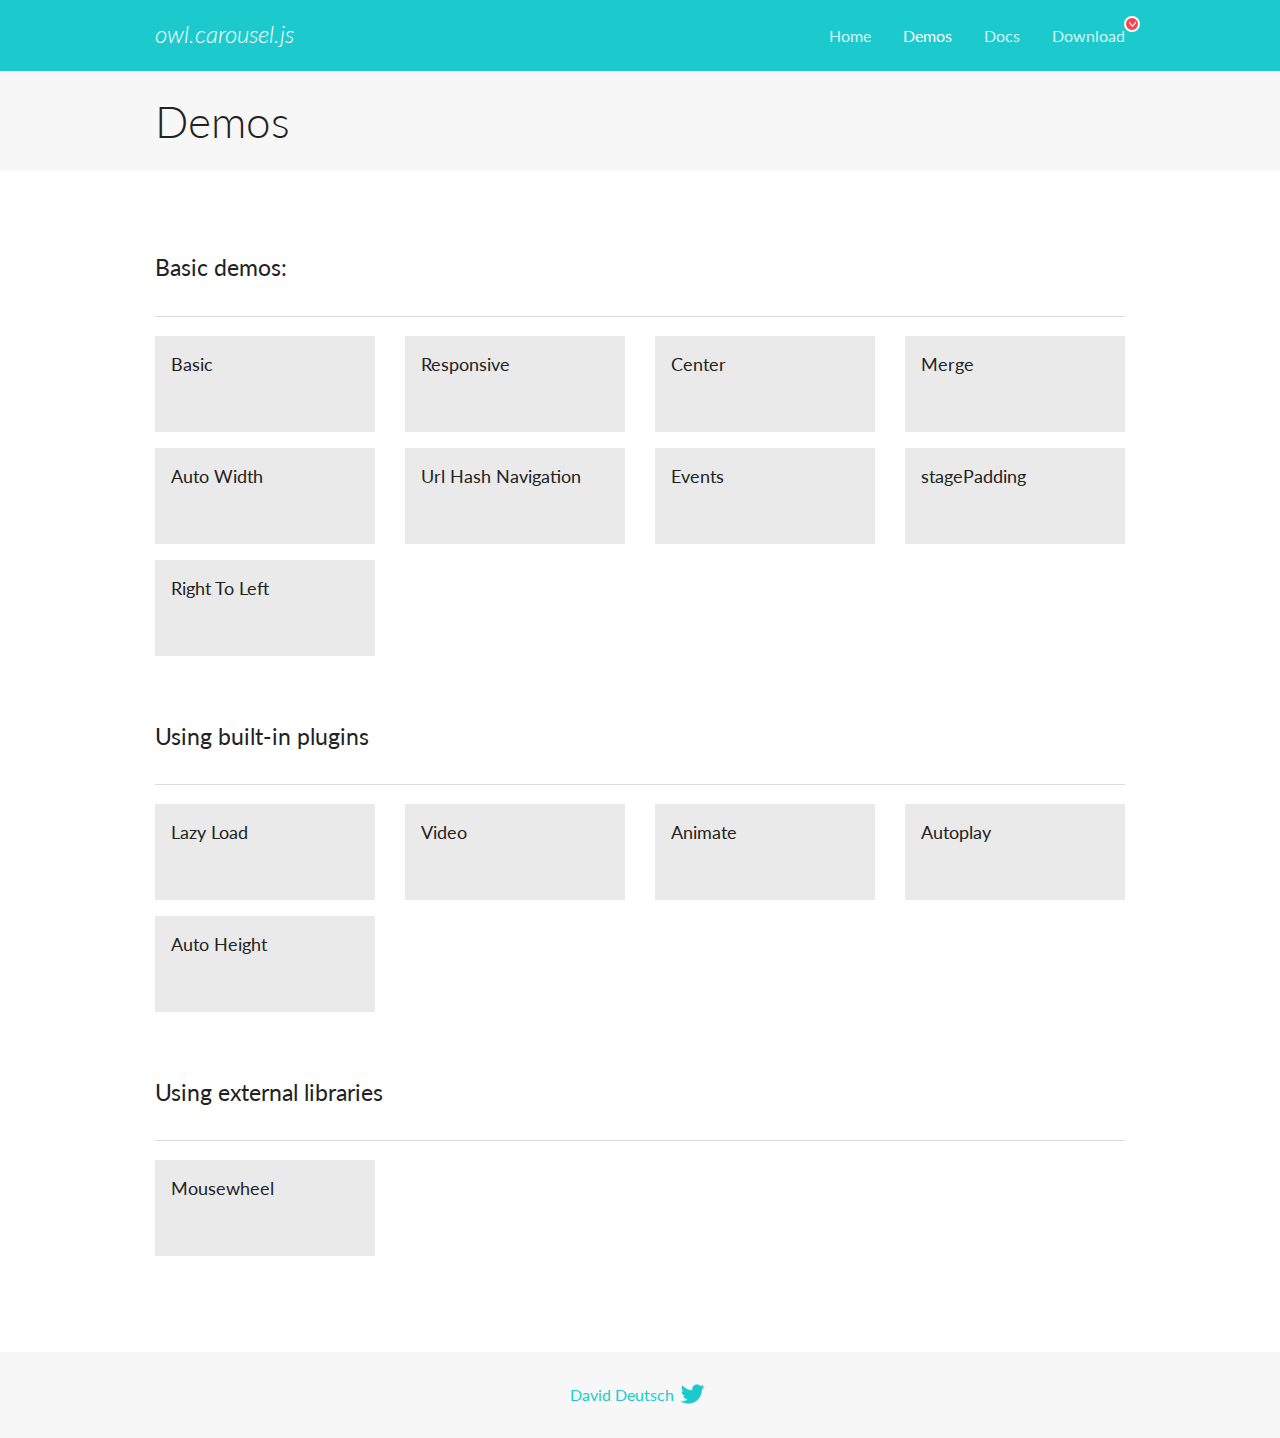
<file: libs/OwlCarousel2-2.3.4/docs/demos/demos.html>
<!DOCTYPE html>
<html lang="en">
  <head>

    <!-- head -->
    <meta charset="utf-8">
    <meta name="msapplication-tap-highlight" content="no" />
    <meta name="viewport" content="width=device-width, initial-scale=1.0" />
    <meta name="description" content="A list of Owl Carousel examples.">
    <meta name="author" content="David Deutsch">
    <title>
      Demos | Owl Carousel | 2.3.4
    </title>

    <!-- Stylesheets -->
    <link href='https://fonts.googleapis.com/css?family=Lato:300,400,700,400italic,300italic' rel='stylesheet' type='text/css'>
    <link rel="stylesheet" href="../assets/css/docs.theme.min.css">

    <!-- Owl Stylesheets -->
    <link rel="stylesheet" href="../assets/owlcarousel/assets/owl.carousel.min.css">
    <link rel="stylesheet" href="../assets/owlcarousel/assets/owl.theme.default.min.css">

    <!-- HTML5 shim and Respond.js IE8 support of HTML5 elements and media queries -->

    <!--[if lt IE 9]>
      <script src="https://oss.maxcdn.com/libs/html5shiv/3.7.0/html5shiv.js"></script>
      <script src="https://oss.maxcdn.com/libs/respond.js/1.3.0/respond.min.js"></script>
    <![endif]-->

    <!-- Favicons -->
    <link rel="apple-touch-icon-precomposed" sizes="144x144" href="../assets/ico/apple-touch-icon-144-precomposed.png">
    <link rel="shortcut icon" href="../assets/ico/favicon.png">
    <link rel="shortcut icon" href="favicon.ico">

    <!-- Yeah i know js should not be in header. Its required for demos.-->

    <!-- javascript -->
    <script src="../assets/vendors/jquery.min.js"></script>
    <script src="../assets/owlcarousel/owl.carousel.js"></script>
  </head>
  <body>

    <!-- header -->
    <header class="header">
      <div class="row">
        <div class="large-12 columns">
          <div class="brand left">
            <h3>
              <a href="/OwlCarousel2/">owl.carousel.js</a> 
            </h3>
          </div>
          <a id="toggle-nav" class="right">
            <span></span> <span></span> <span></span> 
          </a> 
          <div class="nav-bar">
            <ul class="clearfix">
              <li> <a href="/OwlCarousel2/index.html">Home</a>  </li>
              <li class="active">
                <a href="/OwlCarousel2/demos/demos.html">Demos</a> 
              </li>
              <li> <a href="/OwlCarousel2/docs/started-welcome.html">Docs</a>  </li>
              <li>
                <a href="https://github.com/OwlCarousel2/OwlCarousel2/archive/2.3.4.zip">Download</a> 
                <span class="download"></span> 
              </li>
            </ul>
          </div>
        </div>
      </div>
    </header>

    <!-- title -->
    <section class="title">
      <div class="row">
        <div class="large-12 columns">
          <h1>Demos</h1>
        </div>
      </div>
    </section>

    <!--  Demos -->
    <section id="demos">
      <div class="row">
        <div class="large-12 columns">
          <h4 id="basic-demos-">Basic demos:</h4>
          <hr>
          <div class="demo-list">
            <div class="row">
              <div class="small-6 medium-4 large-3 columns">
                <a href="basic.html" class="demo-block">
                  <h5>Basic </h5>
                </a> 
              </div>
              <div class="small-6 medium-4 large-3 columns">
                <a href="responsive.html" class="demo-block">
                  <h5>Responsive </h5>
                </a> 
              </div>
              <div class="small-6 medium-4 large-3 columns">
                <a href="center.html" class="demo-block">
                  <h5>Center </h5>
                </a> 
              </div>
              <div class="small-6 medium-4 large-3 columns">
                <a href="merge.html" class="demo-block">
                  <h5>Merge </h5>
                </a> 
              </div>
              <div class="small-6 medium-4 large-3 columns">
                <a href="autowidth.html" class="demo-block">
                  <h5>Auto Width </h5>
                </a> 
              </div>
              <div class="small-6 medium-4 large-3 columns">
                <a href="urlhashnav.html" class="demo-block">
                  <h5>Url Hash Navigation </h5>
                </a> 
              </div>
              <div class="small-6 medium-4 large-3 columns">
                <a href="events.html" class="demo-block">
                  <h5>Events </h5>
                </a> 
              </div>
              <div class="small-6 medium-4 large-3 columns">
                <a href="stagepadding.html" class="demo-block">
                  <h5>stagePadding </h5>
                </a> 
              </div>
              <div class="small-6 medium-4 large-3 columns">
                <a href="rtl.html" class="demo-block">
                  <h5>Right To Left </h5>
                </a> 
              </div>
            </div>
          </div>
          <h4 id="using-built-in-plugins">Using built-in plugins</h4>
          <hr>
          <div class="demo-list">
            <div class="row">
              <div class="small-6 medium-4 large-3 columns">
                <a href="lazyLoad.html" class="demo-block">
                  <h5>Lazy Load </h5>
                </a> 
              </div>
              <div class="small-6 medium-4 large-3 columns">
                <a href="video.html" class="demo-block">
                  <h5>Video </h5>
                </a> 
              </div>
              <div class="small-6 medium-4 large-3 columns">
                <a href="animate.html" class="demo-block">
                  <h5>Animate </h5>
                </a> 
              </div>
              <div class="small-6 medium-4 large-3 columns">
                <a href="autoplay.html" class="demo-block">
                  <h5>Autoplay </h5>
                </a> 
              </div>
              <div class="small-6 medium-4 large-3 columns">
                <a href="autoheight.html" class="demo-block">
                  <h5>Auto Height </h5>
                </a> 
              </div>
            </div>
          </div>
          <h4 id="using-external-libraries">Using external libraries</h4>
          <hr>
          <div class="demo-list">
            <div class="row">
              <div class="small-6 medium-4 large-3 columns">
                <a href="mousewheel.html" class="demo-block">
                  <h5>Mousewheel </h5>
                </a> 
              </div>
            </div>
          </div>
        </div>
      </div>
    </section>

    <!-- footer -->
    <footer class="footer">
      <div class="row">
        <div class="large-12 columns">
          <h5>
            <a href="/OwlCarousel2/docs/support-contact.html">David Deutsch</a> 
            <a id="custom-tweet-button" href="https://twitter.com/share?url=https://github.com/OwlCarousel2/OwlCarousel2&text=Owl Carousel - This is so awesome! " target="_blank"></a> 
          </h5>
        </div>
      </div>
    </footer>

    <!-- vendors -->
    <script src="../assets/vendors/highlight.js"></script>
    <script src="../assets/js/app.js"></script>
  </body>
</html>
</file>
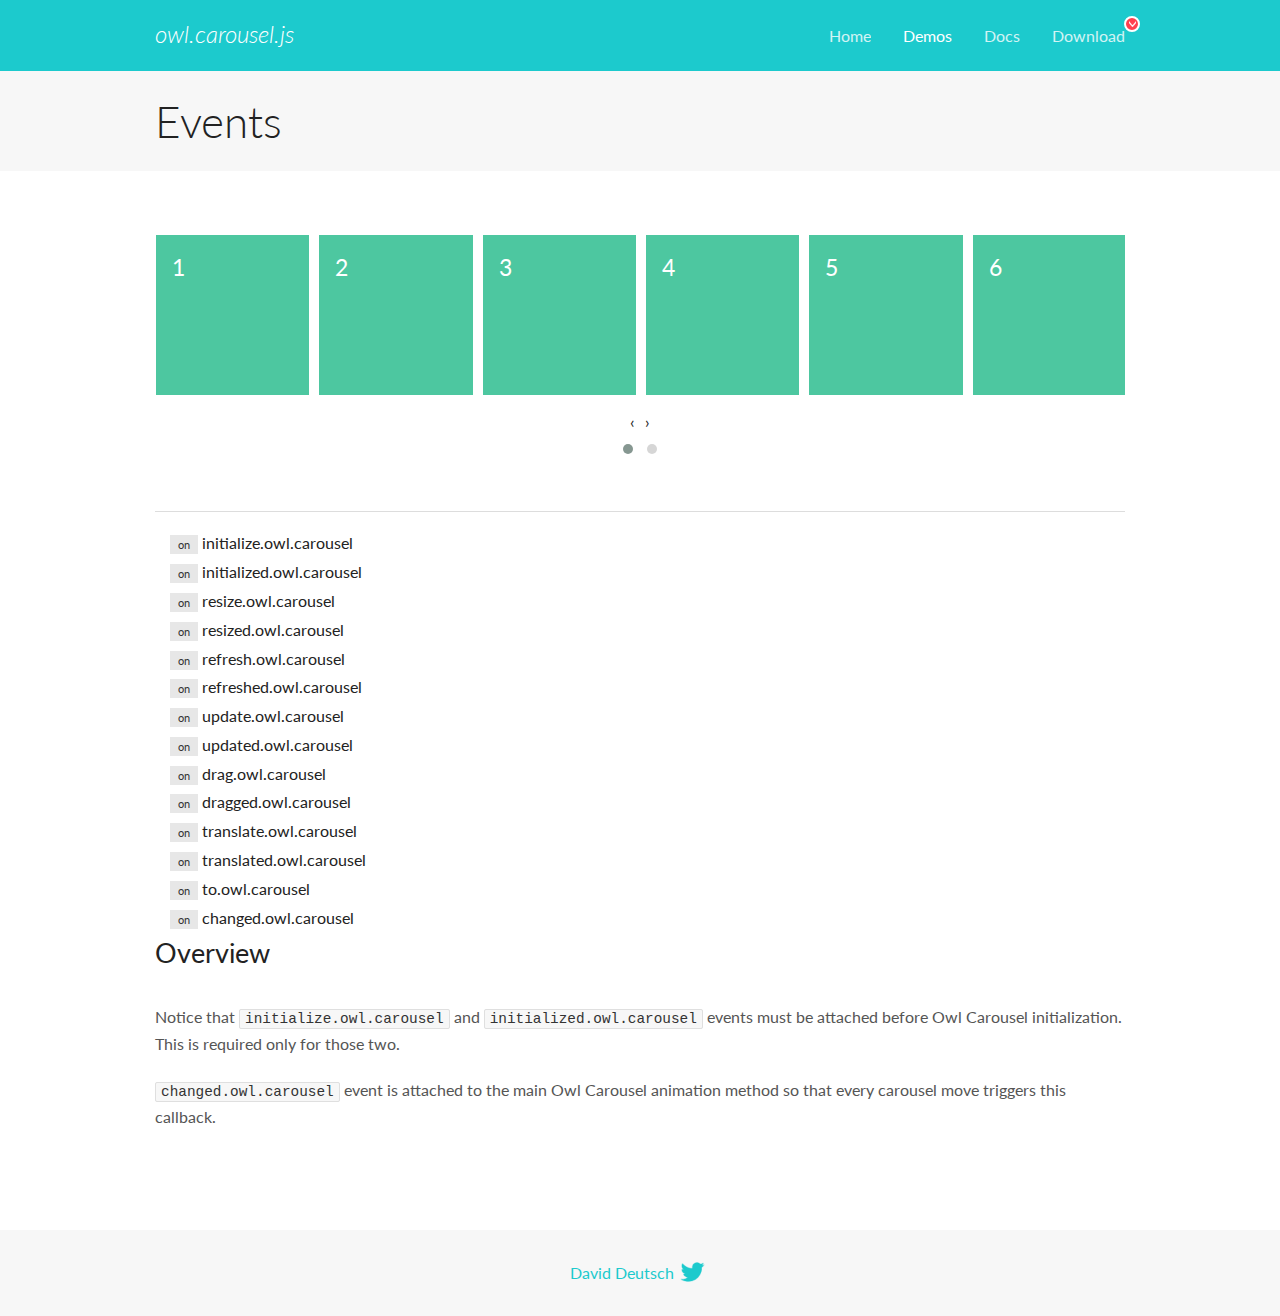
<file: libs/OwlCarousel2-2.3.4/docs/demos/events.html>
<!DOCTYPE html>
<html lang="en">
  <head>

    <!-- head -->
    <meta charset="utf-8">
    <meta name="msapplication-tap-highlight" content="no" />
    <meta name="viewport" content="width=device-width, initial-scale=1.0" />
    <meta name="description" content="Events usage demo">
    <meta name="author" content="David Deutsch">
    <title>
      Events Demo | Owl Carousel | 2.3.4
    </title>

    <!-- Stylesheets -->
    <link href='https://fonts.googleapis.com/css?family=Lato:300,400,700,400italic,300italic' rel='stylesheet' type='text/css'>
    <link rel="stylesheet" href="../assets/css/docs.theme.min.css">

    <!-- Owl Stylesheets -->
    <link rel="stylesheet" href="../assets/owlcarousel/assets/owl.carousel.min.css">
    <link rel="stylesheet" href="../assets/owlcarousel/assets/owl.theme.default.min.css">

    <!-- HTML5 shim and Respond.js IE8 support of HTML5 elements and media queries -->

    <!--[if lt IE 9]>
      <script src="https://oss.maxcdn.com/libs/html5shiv/3.7.0/html5shiv.js"></script>
      <script src="https://oss.maxcdn.com/libs/respond.js/1.3.0/respond.min.js"></script>
    <![endif]-->

    <!-- Favicons -->
    <link rel="apple-touch-icon-precomposed" sizes="144x144" href="../assets/ico/apple-touch-icon-144-precomposed.png">
    <link rel="shortcut icon" href="../assets/ico/favicon.png">
    <link rel="shortcut icon" href="favicon.ico">

    <!-- Yeah i know js should not be in header. Its required for demos.-->

    <!-- javascript -->
    <script src="../assets/vendors/jquery.min.js"></script>
    <script src="../assets/owlcarousel/owl.carousel.js"></script>
  </head>
  <body>

    <!-- header -->
    <header class="header">
      <div class="row">
        <div class="large-12 columns">
          <div class="brand left">
            <h3>
              <a href="/OwlCarousel2/">owl.carousel.js</a> 
            </h3>
          </div>
          <a id="toggle-nav" class="right">
            <span></span> <span></span> <span></span> 
          </a> 
          <div class="nav-bar">
            <ul class="clearfix">
              <li> <a href="/OwlCarousel2/index.html">Home</a>  </li>
              <li class="active">
                <a href="/OwlCarousel2/demos/demos.html">Demos</a> 
              </li>
              <li> <a href="/OwlCarousel2/docs/started-welcome.html">Docs</a>  </li>
              <li>
                <a href="https://github.com/OwlCarousel2/OwlCarousel2/archive/2.3.4.zip">Download</a> 
                <span class="download"></span> 
              </li>
            </ul>
          </div>
        </div>
      </div>
    </header>

    <!-- title -->
    <section class="title">
      <div class="row">
        <div class="large-12 columns">
          <h1>Events</h1>
        </div>
      </div>
    </section>

    <!--  Demos -->
    <section id="demos">
      <div class="row">
        <div class="large-12 columns">
          <div class="owl-carousel owl-theme">
            <div class="item">
              <h4>1</h4>
            </div>
            <div class="item">
              <h4>2</h4>
            </div>
            <div class="item">
              <h4>3</h4>
            </div>
            <div class="item">
              <h4>4</h4>
            </div>
            <div class="item">
              <h4>5</h4>
            </div>
            <div class="item">
              <h4>6</h4>
            </div>
            <div class="item">
              <h4>7</h4>
            </div>
            <div class="item">
              <h4>8</h4>
            </div>
            <div class="item">
              <h4>9</h4>
            </div>
            <div class="item">
              <h4>10</h4>
            </div>
            <div class="item">
              <h4>11</h4>
            </div>
            <div class="item">
              <h4>12</h4>
            </div>
          </div>
          <hr>
          <div class="large-12 columns callbacks">
            <div><span class="label secondary initialize">on</span>  initialize.owl.carousel </div>
            <div><span class="label secondary initialized">on</span>  initialized.owl.carousel </div>
            <div><span class="label secondary resize">on</span>  resize.owl.carousel </div>
            <div><span class="label secondary resized">on</span>  resized.owl.carousel </div>
            <div><span class="label secondary refresh">on</span>  refresh.owl.carousel </div>
            <div><span class="label secondary refreshed">on</span>  refreshed.owl.carousel </div>
            <div><span class="label secondary update">on</span>  update.owl.carousel </div>
            <div><span class="label secondary updated">on</span>  updated.owl.carousel </div>
            <div><span class="label secondary drag">on</span>  drag.owl.carousel </div>
            <div><span class="label secondary dragged">on</span>  dragged.owl.carousel </div>
            <div><span class="label secondary translate">on</span>  translate.owl.carousel </div>
            <div><span class="label secondary translated">on</span>  translated.owl.carousel </div>
            <div><span class="label secondary to">on</span>  to.owl.carousel </div>
            <div><span class="label secondary changed">on</span>  changed.owl.carousel </div>
          </div>
          <h3 id="overview">Overview</h3>
          <p>Notice that <code>initialize.owl.carousel</code> and <code>initialized.owl.carousel</code> events must be attached before Owl Carousel initialization. This is required only for those two.</p>
          <p><code>changed.owl.carousel</code> event is attached to the main Owl Carousel animation method so that every carousel move triggers this callback.</p>
          <script>
            jQuery(document).ready(function($) {
              var owl = $('.owl-carousel');
              owl.on('initialize.owl.carousel initialized.owl.carousel ' +
                'initialize.owl.carousel initialize.owl.carousel ' +
                'resize.owl.carousel resized.owl.carousel ' +
                'refresh.owl.carousel refreshed.owl.carousel ' +
                'update.owl.carousel updated.owl.carousel ' +
                'drag.owl.carousel dragged.owl.carousel ' +
                'translate.owl.carousel translated.owl.carousel ' +
                'to.owl.carousel changed.owl.carousel',
                function(e) {
                  $('.' + e.type)
                    .removeClass('secondary')
                    .addClass('success');
                  window.setTimeout(function() {
                    $('.' + e.type)
                      .removeClass('success')
                      .addClass('secondary');
                  }, 500);
                });
              owl.owlCarousel({
                loop: true,
                nav: true,
                lazyLoad: true,
                margin: 10,
                video: true,
                responsive: {
                  0: {
                    items: 1
                  },
                  600: {
                    items: 3
                  },
                  960: {
                    items: 5,
                  },
                  1200: {
                    items: 6
                  }
                }
              });
            });
          </script>
        </div>
      </div>
    </section>

    <!-- footer -->
    <footer class="footer">
      <div class="row">
        <div class="large-12 columns">
          <h5>
            <a href="/OwlCarousel2/docs/support-contact.html">David Deutsch</a> 
            <a id="custom-tweet-button" href="https://twitter.com/share?url=https://github.com/OwlCarousel2/OwlCarousel2&text=Owl Carousel - This is so awesome! " target="_blank"></a> 
          </h5>
        </div>
      </div>
    </footer>

    <!-- vendors -->
    <script src="../assets/vendors/highlight.js"></script>
    <script src="../assets/js/app.js"></script>
  </body>
</html>
</file>
<file: css/style.css>
@charset "UTF-8";
@font-face {
  font-family: "Spartan-Light";
  font-weight: 300;
  font-stretch: normal;
  src: url("../libs/fonts/Spartan-Light.woff") format("woff2"), url("../libs/fonts/Spartan-Light.woff") format("woff2");
}
@font-face {
  font-family: "Spartan-Regular";
  font-weight: 400;
  font-stretch: normal;
  src: url("../libs/fonts/Spartan-Regular.woff") format("woff2"), url("../libs/fonts/Spartan-Regular.woff") format("woff2");
}
@font-face {
  font-family: "Spartan-Medium";
  font-weight: 500;
  font-stretch: normal;
  src: url("../libs/fonts/Spartan-Medium.woff") format("woff2"), url("../libs/fonts/Spartan-Medium.woff") format("woff2");
}
@font-face {
  font-family: "Spartan-ExtraBold";
  font-weight: 800;
  font-stretch: normal;
  src: url("../libs/fonts/Spartan-ExtraBold.woff") format("woff2"), url("../libs/fonts/Spartan-ExtraBold.woff") format("woff2");
}
body {
  margin: 0;
  box-sizing: border-box;
  background-color: #E5E5E5;
}

a {
  text-decoration: none;
  color: black;
}
header {
  height: 136px;
  background-color: #E5E5E5;
}

.header__inner {
  width: 800px;
  height: 100%;
  margin: 0 auto;
}
.header__item {
  display: inline-block;
  width: 133px;
  height: 0px;
  font-family: "Spartan-Regular", sans-serif;
  font-style: normal;
  font-weight: 400;
  font-size: 15px;
  line-height: 17px;
  vertical-align: middle;
  margin: 47px 20px;
  text-align: center;
  letter-spacing: 0.145em;
  color: #000000;
  padding: 20px 0;
}
.header__item:hover {
  width: 131px;
  padding: 18px 0;
  /* Основной border */
  border-top: 1px solid #000000;
  border-right: 1px solid #000000;
  border-left: 1px solid #000000;
  /* Нижние строчки */
  background: linear-gradient(#000000, #000000), linear-gradient(#000000, #000000);
  background-size: 55px 1px, 55px 1px;
  background-repeat: no-repeat, no-repeat;
  background-position: left bottom, right bottom;
}
.header__item:hover .text {
  margin-bottom: 5px;
}

.dropbtn {
  background-color: #ababab;
  color: black;
  padding: 10px;
  font-size: 16px;
  border: none;
}

.dropdown {
  position: absolute;
  display: inline-block;
  margin: 40px 20px auto 60%;
}

@media screen and (min-width: 781px) {
  .dropdown {
    display: none !important;
  }
}
.dropdown-content {
  display: none;
  position: absolute;
  background-color: #ababab;
  min-width: 190px;
  box-shadow: 0px 8px 16px 0px rgba(0, 0, 0, 0.2);
  z-index: 1;
  margin-left: -150px;
}

.dropdown-content a {
  color: black;
  padding: 18px 20px;
  text-decoration: none;
  display: block;
  font-family: "Spartan-Regular", sans-serif;
}

.dropdown-content a:hover {
  background-color: #ababab;
}

.dropdown:hover .dropbtn {
  background-color: #ababab;
}

.menu__img {
  width: 20px;
}

.dropdown button {
  display: block !important;
}

@media screen and (max-width: 780px) {
  .header__item {
    display: none !important;
  }

  #logo {
    display: inline-block !important;
    margin-left: 80px;
  }

  .header__inner {
    width: 100% !important;
  }
}
@media screen and (max-width: 480px) {
  .dropdown {
    margin: 40px 20px auto 40%;
  }
}
@media screen and (max-width: 400px) {
  #logo {
    margin-left: 40px;
  }

  .dropdown {
    margin: 40px 20px auto 50%;
  }
}
#logo {
  width: 32px;
  padding: 0;
  height: 31px;
  margin-top: 40px;
}
#logo:hover {
  border: none;
  background: transparent;
}

.text {
  margin: -5px;
}

@media screen and (max-width: 1770px) {
  .banner__logo {
    top: 200px !important;
  }
  .banner__text {
    top: 400px !important;
  }
}
@media screen and (max-width: 1200px) {
  .banner__logo {
    top: 130px !important;
  }
  .banner__text {
    top: 300px !important;
  }
}
@media screen and (max-width: 900px) {
  .banner__logo {
    top: 80px !important;
  }
  .banner__text {
    top: 200px !important;
  }

  .banner__logo-img {
    width: 200px;
  }
}
@media screen and (max-width: 620px) {
  .banner__logo {
    top: 80px !important;
  }
  .banner__text {
    display: none !important;
  }

  .banner__logo-img {
    width: 150px;
  }
}
@media screen and (max-width: 400px) {
  .banner__logo {
    top: 40px !important;
  }
}
.banner__logo {
  position: absolute;
  text-align: center;
  width: 100%;
  top: 328px;
}
.banner__logo-img {
  vertical-align: middle;
}
.banner__text {
  position: absolute;
  width: 100%;
  text-align: center;
  font-family: "Spartan-Medium", sans-serif;
  font-style: normal;
  font-weight: 500;
  font-size: 23px;
  line-height: 26px;
  top: 550px;
  letter-spacing: 0.145em;
  color: #888383;
}
.banner__background {
  position: relative;
  width: 100%;
}
.banner__background-img {
  width: 100%;
}

li {
  margin: 27px;
}

ul {
  list-style-type: square;
  display: inline-flex;
}

li::marker {
  color: #F2C53D;
  font-size: 2.9em;
}

button {
  display: none;
}

ul.slick-dots {
  padding-left: 25px;
  margin: 0;
}

li.slick-active::marker {
  color: #606060;
}

.projects__title {
  margin: 85px auto 100px 105px;
  color: #9D9D9D;
  font-family: "Spartan-Light", sans-serif;
  font-size: 59px;
  line-height: 133.5%;
  letter-spacing: 0.255em;
}
.projects__description {
  display: flex;
  justify-content: space-between;
}
.projects__description-name {
  font-family: "Spartan-ExtraBold", sans-serif;
  font-style: normal;
  font-weight: 800;
  font-size: 25px;
  line-height: 133.5%;
  letter-spacing: 0.255em;
  color: #383838;
  width: 322px;
  margin: 0 62px 100px 109px;
}
.projects__description-text {
  font-family: "Spartan-Medium", sans-serif;
  font-style: normal;
  font-weight: 500;
  font-size: 23px;
  line-height: 133.5%;
  letter-spacing: 0.055em;
  color: #383838;
  margin-left: 146px;
  margin-right: 178px;
}
.projects__slider-item img {
  margin: 0 auto;
}

@media screen and (max-width: 1120px) {
  .projects__description-text {
    margin: 0 50px 0 100px !important;
  }
}
@media screen and (max-width: 900px) {
  .projects__title {
    font-size: 40px;
    margin: 65px auto 65px 49px;
  }
  .projects__description-text {
    margin: 0 50px 0 60px !important;
    font-size: 15px;
  }
  .projects__description-name {
    margin: 0 62px 70px 55px;
    font-size: 15px;
  }
}
@media screen and (max-width: 570px) {
  .projects__title {
    font-size: 25px;
    margin: 45px auto 40px 40px;
  }
  .projects__description-text {
    margin: 0 50px 0 40px !important;
    font-size: 10px;
  }
  .projects__description-name {
    margin: 0 55px 40px 50px;
    font-size: 11px;
  }
}
@media screen and (max-width: 457px) {
  .projects__title {
    font-size: 20px;
    margin: 30px auto 30px 15px;
  }
  .projects__description-text {
    margin: 0 18px 10px 17px !important;
    font-size: 10px;
  }
  .projects__description-name {
    margin: 0 25px 15px 20px;
    font-size: 10px;
  }
}
img.slick-arrow.slick-prev-projects {
  position: absolute;
  top: 43%;
  left: 50px;
}

img.slick-arrow.slick-next-projects {
  position: absolute;
  right: 50px;
  bottom: 55%;
}

@media screen and (max-width: 1900px) {
  .projects__slider-item img {
    width: 1120px;
  }

  .slick-list.draggable {
    height: auto;
  }

  img.slick-arrow.slick-prev-projects {
    position: absolute;
    top: 42%;
    left: 50px;
  }
}
@media screen and (max-width: 1330px) {
  .projects__slider-item img {
    width: 830px;
  }

  .slick-list.draggable {
    height: auto;
  }

  img.slick-arrow.slick-prev-projects {
    position: absolute;
    top: 39%;
    left: 50px;
  }
}
@media screen and (max-width: 1000px) {
  .projects__slider-item img {
    width: 600px;
  }

  .slick-list.draggable {
    height: auto;
  }
}
@media screen and (max-width: 775px) {
  .projects__slider-item img {
    width: 400px;
  }

  .slick-list.draggable {
    height: auto;
  }

  img.slick-arrow.slick-prev-projects {
    position: absolute;
    top: 36%;
    left: 50px;
  }
}
@media screen and (max-width: 560px) {
  .projects__slider-item img {
    width: 250px;
  }

  .slick-list.draggable {
    height: auto;
  }

  img.slick-arrow.slick-prev-projects {
    position: absolute;
    top: 25%;
    left: 50px;
  }

  img.slick-arrow.slick-next-projects {
    position: absolute;
    right: 50px;
    bottom: 63%;
  }
}
@media screen and (max-width: 465px) {
  .projects__slider-item img {
    width: 250px;
  }

  .slick-list.draggable {
    height: auto;
  }

  img.slick-arrow.slick-prev-projects {
    position: absolute;
    top: 25%;
    left: 8px;
  }

  img.slick-arrow.slick-next-projects {
    position: absolute;
    right: 8px;
    bottom: 63%;
  }
}
.footer {
  background-color: #E5E5E5;
  display: flex;
}
.footer__media {
  display: flex;
}
.footer__media-title {
  font-family: "Spartan", sans-serif;
  font-style: normal;
  font-weight: 800;
  font-size: 25px;
  line-height: 133.5%;
  letter-spacing: 0.255em;
  text-transform: uppercase;
  color: #606060;
  width: 200px;
  margin: auto 80px 65px 110px;
}
.footer__media-facebook {
  margin-top: 15px;
}
.footer__media-inst {
  margin-top: 15px;
  margin-left: 55px;
}
.footer__text {
  font-family: "Spartan-Regular", sans-serif;
  font-style: normal;
  font-weight: normal;
  font-size: 15px;
  line-height: 17px;
  letter-spacing: 0.275em;
  color: #606060;
  width: 670px;
  margin-left: 636px;
}

@media screen and (max-width: 1620px) {
  .footer__text {
    margin-left: 200px;
  }
}
@media screen and (max-width: 1025px) {
  .footer__text {
    margin-left: 100px;
  }

  .footer__media-title {
    margin: auto 30px 40px 40px;
  }
  .footer__media-inst {
    margin-left: 40px;
  }
}
@media screen and (max-width: 830px) {
  .footer__text {
    margin-left: 60px;
    font-size: 12px;
    width: 250px;
  }

  .footer__media-title {
    margin: auto 15px 40px 40px;
    font-size: 20px;
    width: 160px;
  }
  .footer__media-inst {
    margin-left: 40px;
  }
  .footer__media-facebook {
    margin-top: 10px;
  }
}
@media screen and (max-width: 601px) {
  .footer__media-inst {
    margin-left: 25px;
  }

  .footer__text {
    margin-left: 20px;
    width: auto;
    font-size: 7px;
  }
  .footer__media-title {
    margin: 2px 15px 30px 25px;
    font-size: 10px;
    width: 75px;
  }
  .footer__media-facebook img {
    width: 12px;
  }
  .footer__media-inst img {
    width: 15px;
  }
}
.products__title {
  margin: 190px 113px 105px;
  font-family: "Spartan-Light", sans-serif;
  font-style: normal;
  font-weight: 300;
  font-size: 59px;
  line-height: 133.5%;
  letter-spacing: 0.255em;
  color: #9D9D9D;
}
.products__items {
  display: flex;
  flex-wrap: wrap;
  width: 1750px;
  margin: 0 auto 0;
}
.products__item {
  width: 403px !important;
  background-color: white;
  height: 567px;
  margin: 0 17px 113px;
  display: inline-block;
}
.products__item-img {
  height: 403px;
}
.products__item-title {
  height: 164px;
}
.products__item-title {
  color: #383838;
  font-family: "Spartan-ExtraBold", sans-serif;
  font-style: normal;
  font-weight: 800;
  font-size: 15px;
  line-height: 133.5%;
  /* or 20px */
  letter-spacing: 0.15em;
  width: 121px;
  padding: 61px;
}

@media screen and (max-width: 1760px) {
  .products__items {
    width: 1315px;
  }
  .products__title {
    margin: 73px 113px 80px;
  }
}
@media screen and (max-width: 1320px) {
  .products__items {
    width: 880px;
  }
}
@media screen and (max-width: 900px) {
  .products__title {
    margin: 44px 113px 50px;
  }
  .products__item {
    width: 300px !important;
    height: 425px !important;
  }
  .products__item-img {
    width: 300px;
    height: 300px;
  }
  .products__item-img img {
    width: 300px;
  }
  .products__item-title {
    height: 46px;
    padding: 50px;
  }
  .products__items {
    width: 670px !important;
  }
}
@media screen and (max-width: 660px) {
  .products__items {
    width: 437px !important;
  }

  .products__item {
    width: 403px !important;
    background-color: white;
    height: 567px;
    margin: 0 17px 113px;
    display: inline-block;
  }

  .products__item-img {
    height: 403px;
  }

  .products__item-title {
    width: 121px;
    padding: 61px;
    height: 164px;
  }

  .products__item {
    width: 403px !important;
    background-color: white;
    height: 567px !important;
    margin: 0 17px 113px;
    display: inline-block;
  }

  .products__item-img img {
    width: 403px;
  }

  .products__title {
    margin: 24px 67px 60px;
    font-size: 32px;
  }
}
@media screen and (max-width: 440px) {
  .products__title {
    margin: 25px 34px 40px;
  }
  .products__item {
    width: 300px !important;
    height: 425px !important;
    margin: 0 0 113px;
  }
  .products__item-img {
    width: 300px;
    height: 300px;
  }
  .products__item-img img {
    width: 300px;
  }
  .products__item-title {
    height: 46px;
    padding: 50px;
  }
  .products__items {
    width: 300px !important;
  }
}
.product__title {
  font-family: "Spartan-Light", sans-serif;
  font-style: normal;
  font-weight: 300;
  font-size: 59px;
  line-height: 133.5%;
  letter-spacing: 0.215em;
  color: #9D9D9D;
  margin: 190px 0 94px;
  text-align: center;
}
.product__types {
  margin: 0 110px 500px;
}

@media screen and (max-width: 1700px) {
  .product__title {
    font-size: 35px;
    margin: 100px 0 55px;
  }
}
@media screen and (max-width: 1100px) {
  .product__title {
    font-size: 25px;
    margin: 50px 0 35px;
  }
}
.types__item {
  background-color: #ffff;
  margin: 15px auto 15px;
}
.types__item-title {
  font-family: "Spartan-ExtraBold", sans-serif;
  font-style: normal;
  font-weight: 800;
  font-size: 15px;
  line-height: 133.5%;
  letter-spacing: 0.15em;
  text-transform: uppercase;
  color: #383838;
  display: inline-block;
  margin: 52px auto 52px 61px;
}
.types__item-img {
  display: inline-block;
  right: 0;
  padding-top: 51px;
  width: 70px;
  float: right;
}
.types__item-inner {
  display: none;
  margin: 0 auto;
  flex-wrap: wrap;
  width: 1525px;
}

.types__item-inner.event {
  display: flex !important;
}

.inner__item {
  width: 427px;
  margin: 0 40px;
  display: inline-block;
}
.inner__item-img img {
  margin: 0 auto;
}
.inner__item-title {
  font-family: "Spartan-Medium", sans-serif;
  font-style: normal;
  font-weight: 500;
  font-size: 23px;
  line-height: 133.5%;
  letter-spacing: 0.055em;
  color: #383838;
  height: 102px;
  width: 356px;
  margin: 0 auto;
}
.inner__item-png {
  width: 22px;
  margin-left: 37px;
}
.inner__item-price {
  font-family: "Spartan-ExtraBold", sans-serif;
  font-style: normal;
  font-weight: 800;
  font-size: 23px;
  line-height: 133.5%;
  letter-spacing: 0.055em;
  color: #383838;
  width: 117px;
  margin: 40px 0 125px 37px;
}

.types__item-inner.event {
  display: block;
}

@media screen and (max-width: 1700px) {
  .types__item-inner {
    width: 1190px;
  }

  .inner__item {
    width: 315px;
  }
  .inner__item-img {
    width: 300px;
  }
  .inner__item-img img {
    width: 300px;
  }
  .inner__item-title {
    width: 256px;
  }
}
@media screen and (max-width: 1400px) {
  .types__item-inner {
    width: 990px;
  }

  .inner__item {
    width: 250px;
  }
  .inner__item-img {
    width: 250px;
  }
  .inner__item-img img {
    width: 250px;
  }
  .inner__item-title {
    width: 240px;
  }
  .inner__item-png {
    margin-left: 10px;
  }
  .inner__item-price {
    margin: 30px 0 65px 6px;
  }
}
@media screen and (max-width: 1200px) {
  .types__item-inner {
    width: 690px;
  }

  .inner__item {
    width: 150px;
  }
  .inner__item-img {
    width: 150px;
  }
  .inner__item-img img {
    width: 150px;
  }
  .inner__item-title {
    width: 140px;
    font-size: 16px;
    height: 75px;
  }
  .inner__item-png {
    margin-left: 7px;
  }
  .inner__item-price {
    margin: 20px 0 50px 4px;
    font-size: 14px;
  }
}
@media screen and (max-width: 974px) {
  .inner__item {
    margin: 0 25px;
  }

  .types__item-inner {
    width: 600px;
  }
}
@media screen and (max-width: 900px) {
  .types__item-inner {
    width: 455px;
  }

  .types__item-title {
    font-size: 11px;
    margin: 40px auto 40px 40px;
  }

  .types__item-img {
    padding-top: 40px;
  }

  .inner__item {
    width: 100px;
  }
  .inner__item-img {
    width: 100px;
  }
  .inner__item-img img {
    width: 100px;
  }
  .inner__item-png img {
    width: 10px;
  }
  .inner__item-title {
    width: 90px;
    font-size: 10px;
    height: 50px;
  }

  .product__title {
    font-size: 20px;
    margin: 25px 0 35px;
  }
}
@media screen and (max-width: 700px) {
  .product__types {
    margin: 0 40px 500px;
  }

  .product__title {
    margin: 25px 20px 35px;
  }

  .types__item-inner {
    width: 400px;
  }

  .inner__item {
    width: 150px;
  }
  .inner__item-img {
    width: 150px;
  }
  .inner__item-img img {
    width: 150px;
  }
  .inner__item-title {
    width: 120px;
    margin-left: 10px;
  }
  .inner__item-png {
    margin-left: 10px;
  }
  .inner__item-price {
    margin: 20px 0 50px 10px;
  }
}
@media screen and (max-width: 455px) {
  .types__item-inner {
    width: 201px;
  }

  .types__item-img img {
    width: 20px;
  }

  .types__item-img {
    width: 45px;
    padding-top: 38px;
  }

  .types__item-title {
    margin: 40px auto 40px 15px;
  }

  .inner__item {
    width: 200px;
    margin: 0;
  }
  .inner__item-img {
    width: 200px;
  }
  .inner__item-img img {
    width: 200px;
  }
  .inner__item-title {
    width: 180px;
    margin-left: 10px;
    font-size: 13px;
    margin-top: 10px;
  }
  .inner__item-png {
    margin-left: 10px;
  }
  .inner__item-price {
    margin: 20px 0 50px 10px;
  }
}
.slider-section {
  width: 100%;
  text-align: center;
}

.slider {
  width: 90%;
  margin: 50px auto 0;
}

.slick-prev {
  left: -40px;
  top: 50%;
  position: absolute;
}

.slick-next {
  right: -40px;
  top: 50%;
  position: absolute;
}

.slick-slide {
  margin: 0 20px;
}

.slick-slide img {
  width: 100% !important;
}

.slider__item-title {
  background-color: white;
  font-family: "Spartan-Medium", sans-serif;
  font-style: normal;
  font-weight: 500;
  font-size: 19px;
  padding: 40px 0 40px 10px;
  text-align: left;
}

.slider__item-links {
  display: none;
  top: 100%;
  transition: all 1s ease;
  transition-duration: 2s;
}

.slider__item {
  position: relative;
}

.slider__item:hover .slider__item-links {
  transition: all 1s ease;
  margin: 0 !important;
  text-align: left;
  display: block;
  position: absolute;
  width: 100%;
  height: 100%;
  top: 0;
  background-color: #F2C53D;
}
.slider__item:hover .slider__item-links-a {
  display: block;
  font-size: 25px;
  padding: 16px 5px;
  margin: 5px 12px;
}

.centre-middle {
  top: 20%;
  width: 100%;
  position: absolute;
}

ul {
  margin: 0 !important;
}

@media (max-width: 1070px) {
  .slider__item-title {
    font-size: 18px;
  }

  .centre-middle {
    top: 0;
  }

  .slider__item:hover .slider__item-links-a {
    font-size: 20px;
  }
}
@media (max-width: 768px) {
  .slider__item:hover .slider__item-links-a {
    display: block;
    font-size: 15px;
    padding: 10px 5px;
    margin: 0 12px;
  }
}

/*# sourceMappingURL=style.css.map */
</file>
